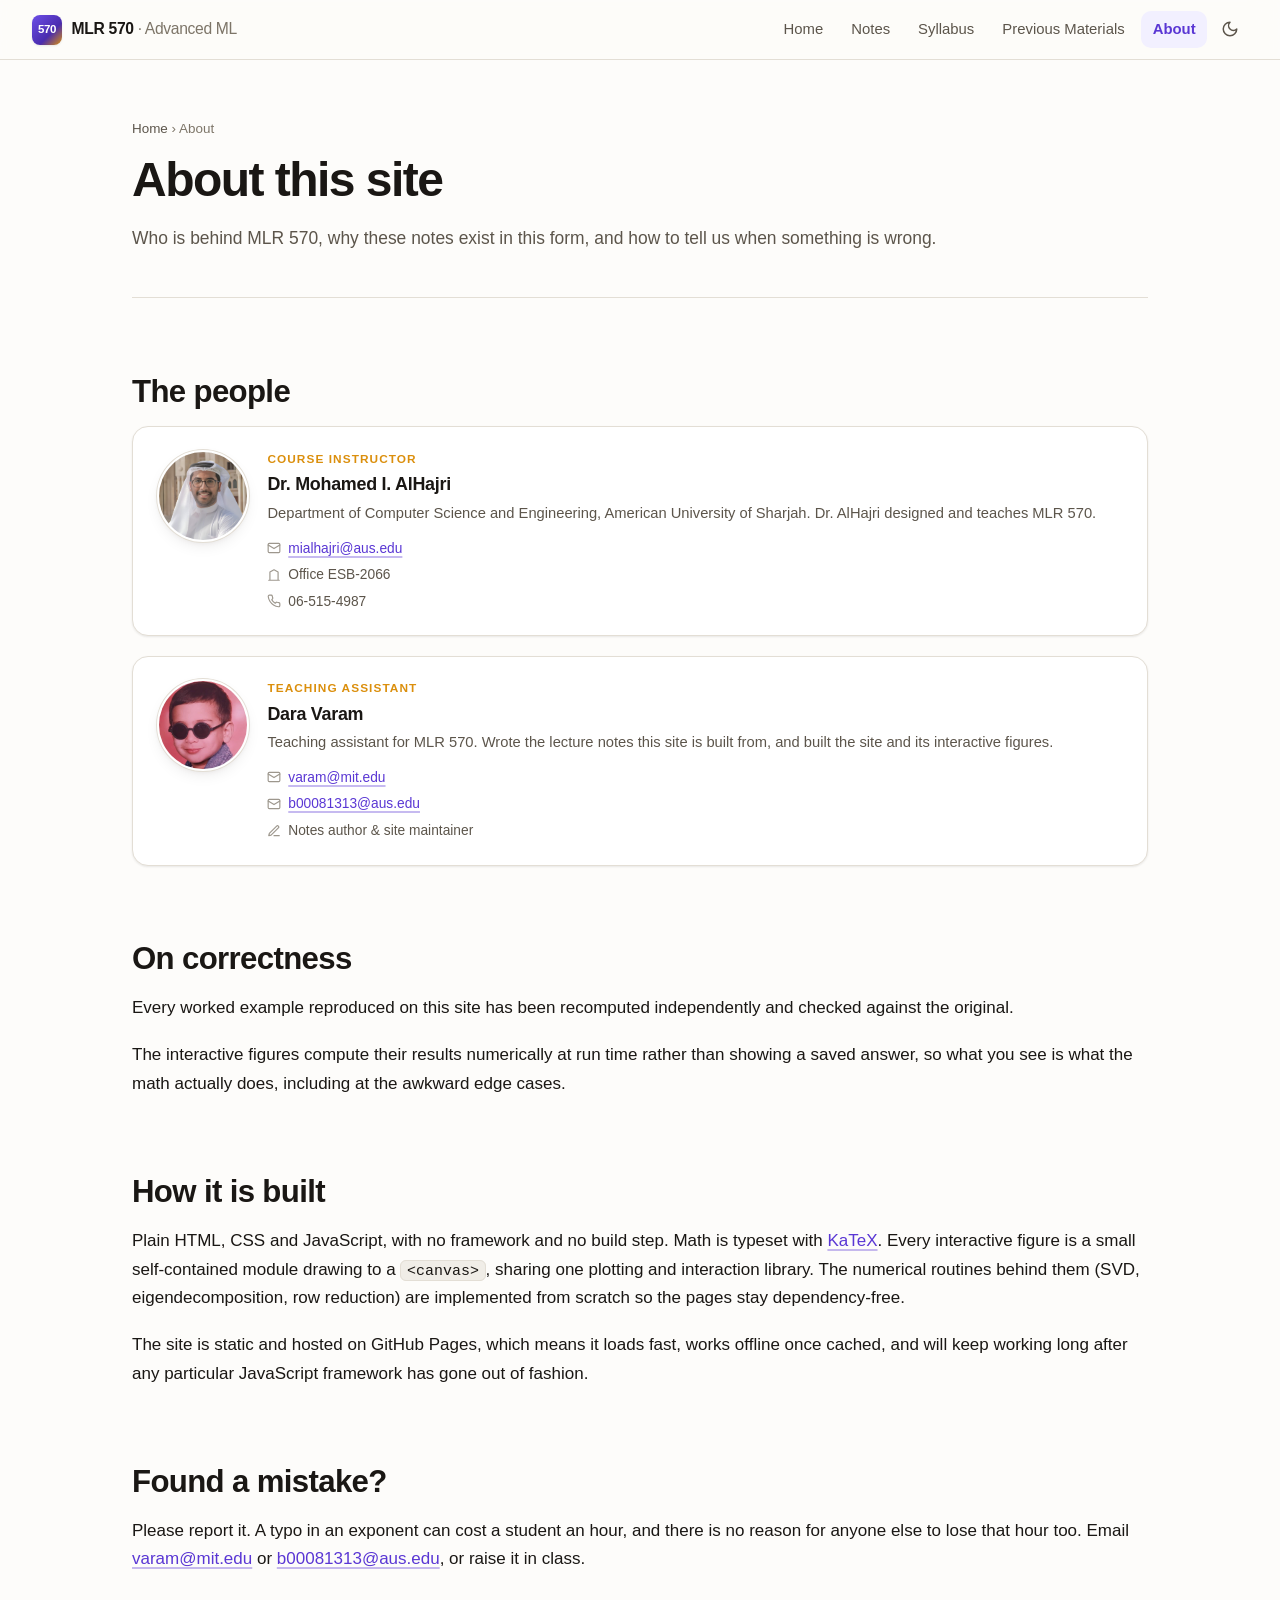
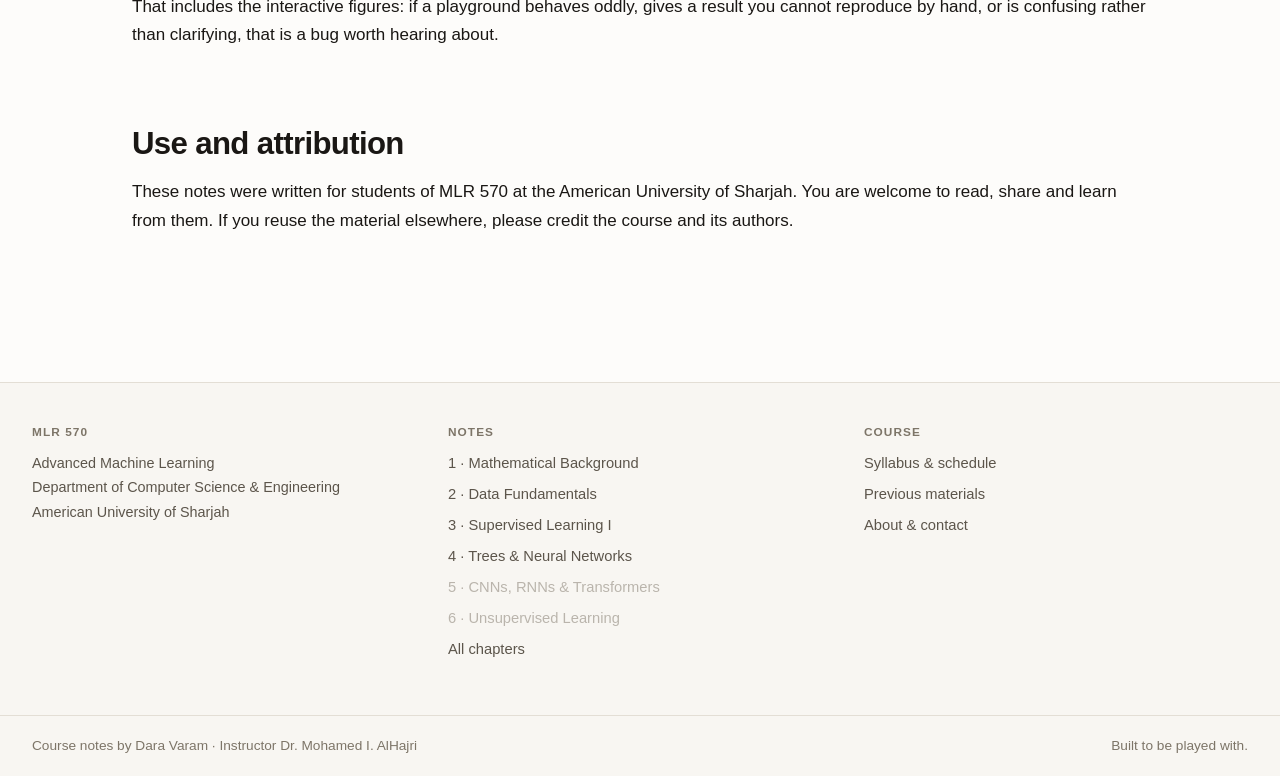
<file: about.html>
<!doctype html>
<html lang="en">
<head>
<meta charset="utf-8">
<meta name="viewport" content="width=device-width, initial-scale=1">
<title>About · MLR 570 Advanced Machine Learning</title>
<meta name="description" content="Who teaches MLR 570, who wrote the notes, how the site is built, and how to report a mistake.">
<meta name="color-scheme" content="light dark">
<link rel="icon" href="data:image/svg+xml,<svg xmlns='http://www.w3.org/2000/svg' viewBox='0 0 100 100'><rect width='100' height='100' rx='22' fill='%235a37d4'/><text y='.9em' x='50' text-anchor='middle' font-size='58' font-family='system-ui' font-weight='bold' fill='white'>M</text></svg>">
<script>
  (function () {
    var t;
    try { t = localStorage.getItem('mlr570-theme'); } catch (e) {}
    if (!t) t = matchMedia('(prefers-color-scheme: dark)').matches ? 'dark' : 'light';
    document.documentElement.dataset.theme = t;
  })();
</script>
<link rel="stylesheet" href="assets/css/base.css?v=0a0b103b">
<link rel="stylesheet" href="assets/css/layout.css?v=0a0b103b">
<link rel="stylesheet" href="assets/css/components.css?v=0a0b103b">
</head>
<body>

<a class="skip-link" href="#main">Skip to content</a>

<nav class="nav">
  <div class="nav__inner">
    <a class="brand" href="index.html">
      <span class="brand__mark">570</span>
      <span class="brand__text">MLR 570 <span>· Advanced ML</span></span>
    </a>
    <button class="icon-btn nav__toggle" id="nav-toggle" aria-label="Open menu" aria-expanded="false" aria-controls="nav-links">
      <svg viewBox="0 0 24 24" fill="none" stroke="currentColor" stroke-width="2" stroke-linecap="round"><path d="M3 6h18M3 12h18M3 18h18"/></svg>
    </button>
    <div class="nav__links" id="nav-links">
      <a class="nav__link" href="index.html">Home</a>
      <a class="nav__link" href="notes.html">Notes</a>
      <a class="nav__link" href="syllabus.html">Syllabus</a>
      <a class="nav__link" href="materials.html">Previous Materials</a>
      <a class="nav__link" href="about.html" aria-current="page">About</a>
      <button class="icon-btn nav__theme" id="theme-toggle" aria-label="Switch theme">
        <svg viewBox="0 0 24 24" fill="none" stroke="currentColor" stroke-width="2" stroke-linecap="round" stroke-linejoin="round"><path d="M12 3a6 6 0 0 0 9 9 9 9 0 1 1-9-9Z"/></svg>
      </button>
    </div>
  </div>
</nav>

<main id="main">
<div class="page page--narrow">

  <div class="chapter-head">
    <div class="chapter-head__crumb"><a href="index.html">Home</a> › About</div>
    <h1>About this site</h1>
    <p class="chapter-head__lede">
      Who is behind MLR 570, why these notes exist in this form, and how to tell us when something is wrong.
    </p>
  </div>

  <h2 id="people">The people</h2>

  <div class="card" style="margin-bottom:1.2rem">
    <div class="person">
      <img class="person__photo" src="assets/img/mohamed-alhajri.jpg" alt="Dr. Mohamed I. AlHajri" width="92" height="92">
      <div>
        <div class="person__role">Course Instructor</div>
        <h3 class="person__name">Dr. Mohamed I. AlHajri</h3>
        <p class="person__body">
          Department of Computer Science and Engineering, American University of Sharjah. Dr. AlHajri
          designed and teaches MLR 570.
        </p>
        <div class="person__contact">
          <span>
            <svg viewBox="0 0 24 24" fill="none" stroke="currentColor" stroke-width="2" stroke-linecap="round" stroke-linejoin="round"><rect x="2" y="4" width="20" height="16" rx="2"/><path d="m22 7-10 6L2 7"/></svg>
            <a href="mailto:mialhajri@aus.edu">mialhajri@aus.edu</a>
          </span>
          <span>
            <svg viewBox="0 0 24 24" fill="none" stroke="currentColor" stroke-width="2" stroke-linecap="round" stroke-linejoin="round"><path d="M3 21h18M5 21V7l7-4 7 4v14"/></svg>
            Office ESB-2066
          </span>
          <span>
            <svg viewBox="0 0 24 24" fill="none" stroke="currentColor" stroke-width="2" stroke-linecap="round" stroke-linejoin="round"><path d="M22 16.9v3a2 2 0 0 1-2.2 2 19.8 19.8 0 0 1-8.6-3.1 19.5 19.5 0 0 1-6-6A19.8 19.8 0 0 1 2.1 4.2 2 2 0 0 1 4.1 2h3a2 2 0 0 1 2 1.7c.1 1 .4 1.9.7 2.8a2 2 0 0 1-.5 2.1L8.1 9.9a16 16 0 0 0 6 6l1.3-1.3a2 2 0 0 1 2.1-.4c.9.3 1.8.6 2.8.7a2 2 0 0 1 1.7 2Z"/></svg>
            06-515-4987
          </span>
        </div>
      </div>
    </div>
  </div>

  <div class="card">
    <div class="person">
      <img class="person__photo" src="assets/img/dara-varam.jpg" alt="Dara Varam" width="92" height="92">
      <div>
        <div class="person__role">Teaching Assistant</div>
        <h3 class="person__name">Dara Varam</h3>
        <p class="person__body">
          Teaching assistant for MLR 570. Wrote the lecture notes this site is built from, and built the site
          and its interactive figures.
        </p>
        <div class="person__contact">
          <span>
            <svg viewBox="0 0 24 24" fill="none" stroke="currentColor" stroke-width="2" stroke-linecap="round" stroke-linejoin="round"><rect x="2" y="4" width="20" height="16" rx="2"/><path d="m22 7-10 6L2 7"/></svg>
            <a href="mailto:varam@mit.edu">varam@mit.edu</a>
          </span>
          <span>
            <svg viewBox="0 0 24 24" fill="none" stroke="currentColor" stroke-width="2" stroke-linecap="round" stroke-linejoin="round"><rect x="2" y="4" width="20" height="16" rx="2"/><path d="m22 7-10 6L2 7"/></svg>
            <a href="mailto:b00081313@aus.edu">b00081313@aus.edu</a>
          </span>
          <span>
            <svg viewBox="0 0 24 24" fill="none" stroke="currentColor" stroke-width="2" stroke-linecap="round" stroke-linejoin="round"><path d="M12 20h9M16.5 3.5a2.1 2.1 0 0 1 3 3L7 19l-4 1 1-4Z"/></svg>
            Notes author &amp; site maintainer
          </span>
        </div>
      </div>
    </div>
  </div>

  <h2 id="verification">On correctness</h2>
  <p>
    Every worked example reproduced on this site has been recomputed independently and checked against the
    original.
  </p>
  <p>
    The interactive figures compute their results numerically at run time rather than showing a saved answer,
    so what you see is what the math actually does, including at the awkward edge cases.
  </p>

  <h2 id="built">How it is built</h2>
  <p>
    Plain HTML, CSS and JavaScript, with no framework and no build step. Math is typeset with
    <a href="https://katex.org" rel="noopener">KaTeX</a>. Every interactive figure is a small self-contained
    module drawing to a <code>&lt;canvas&gt;</code>, sharing one plotting and interaction library. The
    numerical routines behind them (SVD, eigendecomposition, row reduction) are implemented from scratch so
    the pages stay dependency-free.
  </p>
  <p>
    The site is static and hosted on GitHub Pages, which means it loads fast, works offline once cached, and
    will keep working long after any particular JavaScript framework has gone out of fashion.
  </p>

  <h2 id="feedback">Found a mistake?</h2>
  <p>
    Please report it. A typo in an exponent can cost a student an hour, and there is no reason for anyone
    else to lose that hour too. Email <a href="mailto:varam@mit.edu">varam@mit.edu</a> or
    <a href="mailto:b00081313@aus.edu">b00081313@aus.edu</a>, or raise it in class.
  </p>
  <p>
    That includes the interactive figures: if a playground behaves oddly, gives a result you cannot reproduce
    by hand, or is confusing rather than clarifying, that is a bug worth hearing about.
  </p>

  <h2 id="licence">Use and attribution</h2>
  <p>
    These notes were written for students of MLR 570 at the American University of Sharjah. You are welcome
    to read, share and learn from them. If you reuse the material elsewhere, please credit the course and its
    authors.
  </p>

</div>
</main>

<footer class="footer">
  <div class="footer__inner">
    <div>
      <h4>MLR 570</h4>
      <p style="margin:0;font-size:.9rem">
        Advanced Machine Learning<br>
        Department of Computer Science &amp; Engineering<br>
        American University of Sharjah
      </p>
    </div>
    <div>
      <h4>Notes</h4>
      <ul>
        <li><a href="chapters/01-mathematical-background.html">1 · Mathematical Background</a></li>
        <li><a href="chapters/02-data-fundamentals.html">2 · Data Fundamentals</a></li>
        <li><a href="chapters/03-supervised-linear-kernel.html">3 · Supervised Learning I</a></li>
        <li><a href="chapters/04-trees-neural-networks.html">4 · Trees & Neural Networks</a></li>
        <li class="is-locked">5 · CNNs, RNNs & Transformers</li>
        <li class="is-locked">6 · Unsupervised Learning</li>
        <li><a href="notes.html">All chapters</a></li>
      </ul>
    </div>
    <div>
      <h4>Course</h4>
      <ul>
        <li><a href="syllabus.html">Syllabus &amp; schedule</a></li>
        <li><a href="materials.html">Previous materials</a></li>
        <li><a href="about.html">About &amp; contact</a></li>
      </ul>
    </div>
  </div>
  <div class="footer__bottom">
    <span>Course notes by Dara Varam · Instructor Dr. Mohamed I. AlHajri</span>
    <span>Built to be played with.</span>
  </div>
</footer>

<script src="assets/js/site.js?v=0a0b103b"></script>
</body>
</html>
</file>
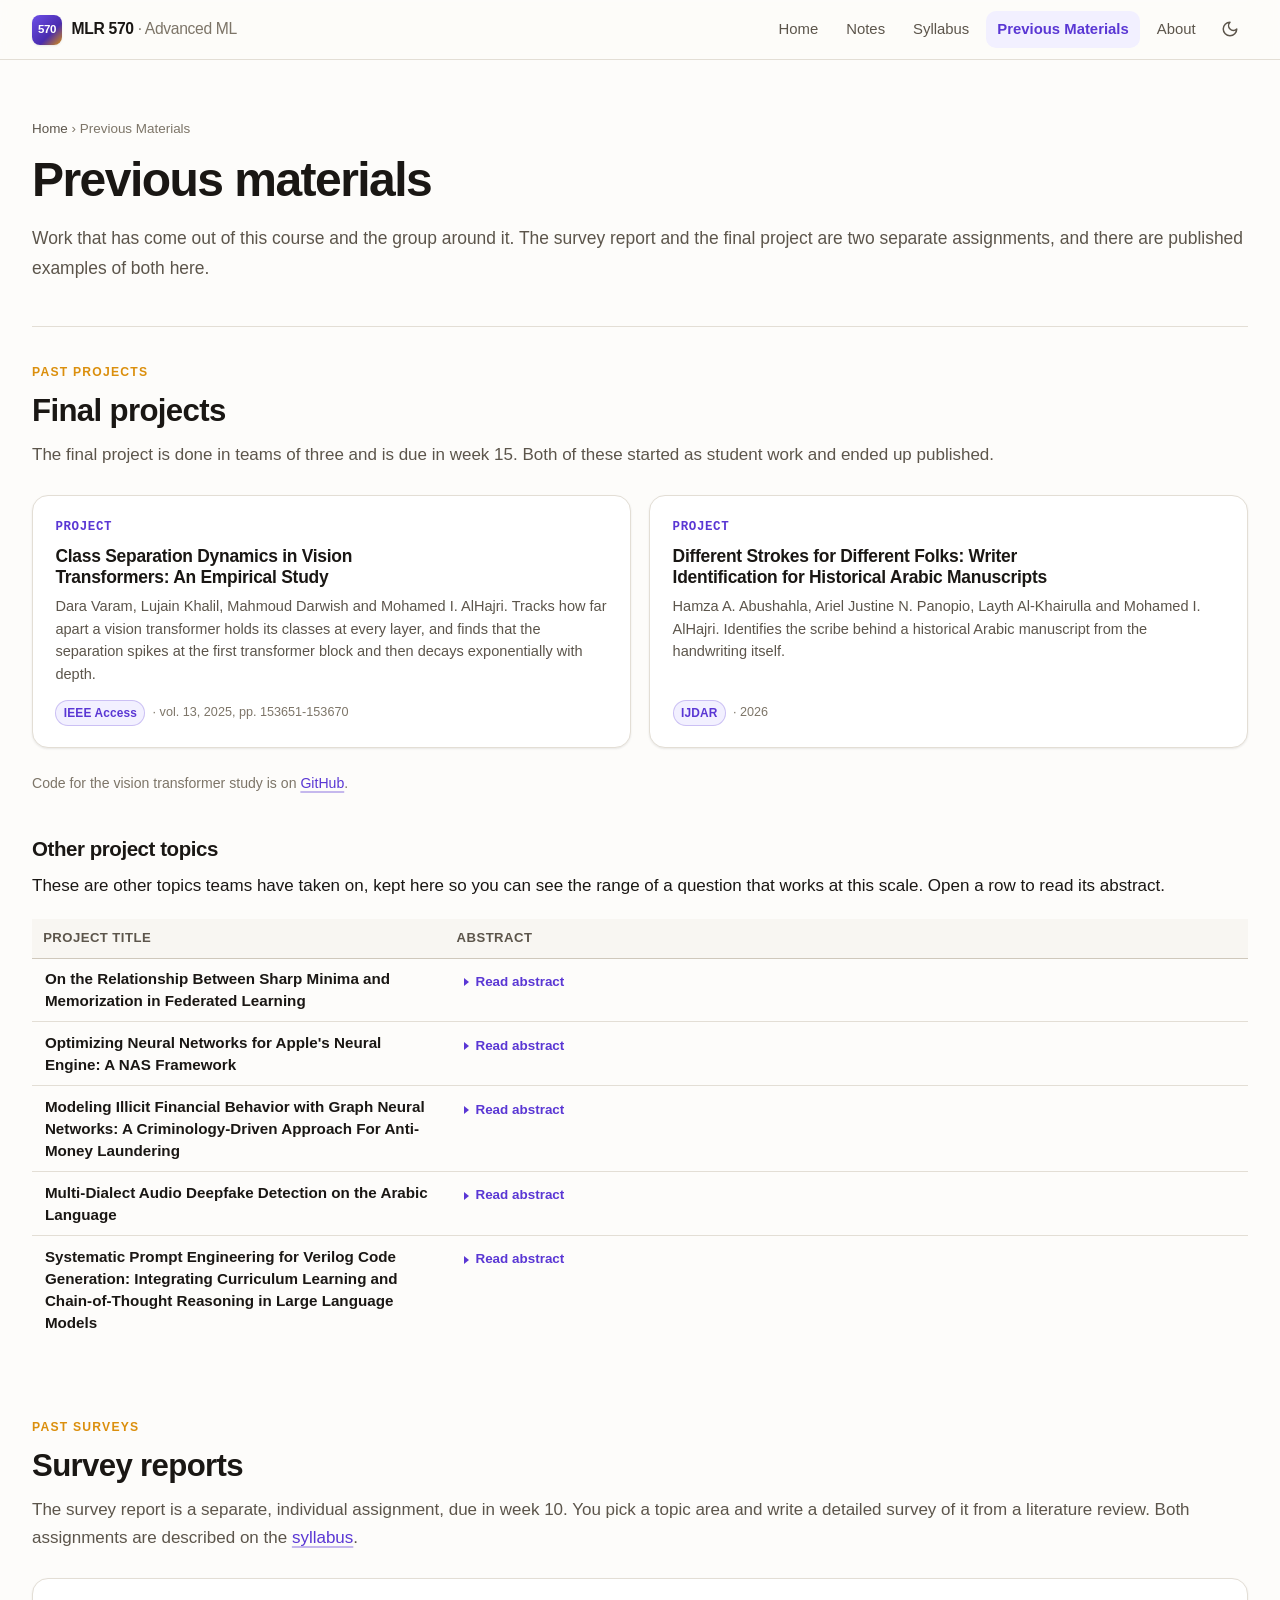
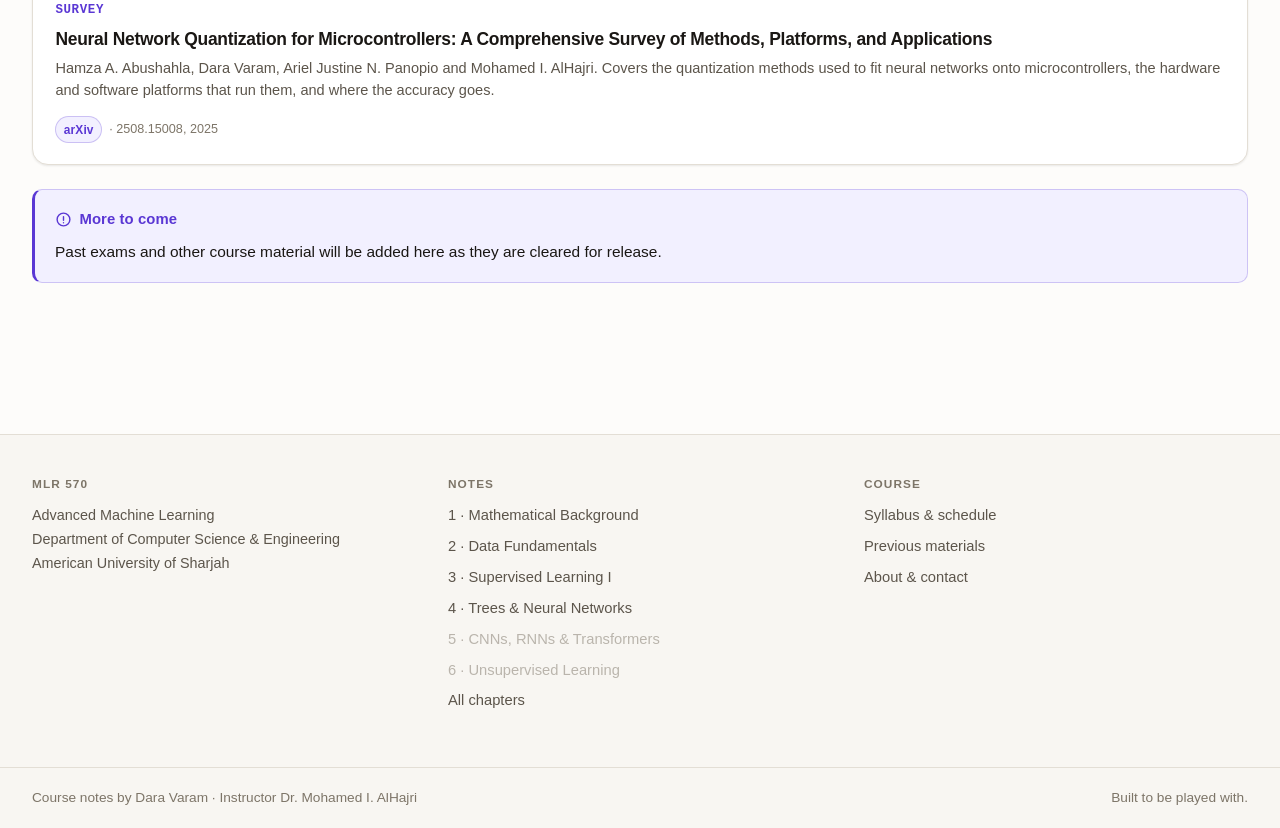
<file: materials.html>
<!doctype html>
<html lang="en">
<head>
<meta charset="utf-8">
<meta name="viewport" content="width=device-width, initial-scale=1">
<title>Previous Materials · MLR 570 Advanced Machine Learning</title>
<meta name="description" content="Past MLR 570 projects and surveys, with links to the published papers.">
<meta name="color-scheme" content="light dark">
<link rel="icon" href="data:image/svg+xml,<svg xmlns='http://www.w3.org/2000/svg' viewBox='0 0 100 100'><rect width='100' height='100' rx='22' fill='%235a37d4'/><text y='.9em' x='50' text-anchor='middle' font-size='58' font-family='system-ui' font-weight='bold' fill='white'>M</text></svg>">
<script>
  (function () {
    var t;
    try { t = localStorage.getItem('mlr570-theme'); } catch (e) {}
    if (!t) t = matchMedia('(prefers-color-scheme: dark)').matches ? 'dark' : 'light';
    document.documentElement.dataset.theme = t;
  })();
</script>
<link rel="stylesheet" href="assets/css/base.css?v=0a0b103b">
<link rel="stylesheet" href="assets/css/layout.css?v=0a0b103b">
<link rel="stylesheet" href="assets/css/components.css?v=0a0b103b">
</head>
<body>

<a class="skip-link" href="#main">Skip to content</a>

<nav class="nav">
  <div class="nav__inner">
    <a class="brand" href="index.html">
      <span class="brand__mark">570</span>
      <span class="brand__text">MLR 570 <span>· Advanced ML</span></span>
    </a>
    <button class="icon-btn nav__toggle" id="nav-toggle" aria-label="Open menu" aria-expanded="false" aria-controls="nav-links">
      <svg viewBox="0 0 24 24" fill="none" stroke="currentColor" stroke-width="2" stroke-linecap="round"><path d="M3 6h18M3 12h18M3 18h18"/></svg>
    </button>
    <div class="nav__links" id="nav-links">
      <a class="nav__link" href="index.html">Home</a>
      <a class="nav__link" href="notes.html">Notes</a>
      <a class="nav__link" href="syllabus.html">Syllabus</a>
      <a class="nav__link" href="materials.html" aria-current="page">Previous Materials</a>
      <a class="nav__link" href="about.html">About</a>
      <button class="icon-btn nav__theme" id="theme-toggle" aria-label="Switch theme">
        <svg viewBox="0 0 24 24" fill="none" stroke="currentColor" stroke-width="2" stroke-linecap="round" stroke-linejoin="round"><path d="M12 3a6 6 0 0 0 9 9 9 9 0 1 1-9-9Z"/></svg>
      </button>
    </div>
  </div>
</nav>

<main id="main">
<div class="page">

  <div class="chapter-head">
    <div class="chapter-head__crumb"><a href="index.html">Home</a> › Previous Materials</div>
    <h1>Previous materials</h1>
    <p class="chapter-head__lede">
      Work that has come out of this course and the group around it. The survey report and the final
      project are two separate assignments, and there are published examples of both here.
    </p>
  </div>

  <!-- ===== Projects ===== -->
  <section id="projects">
    <div class="section-head" style="margin-top:0">
      <div class="section-head__label">Past projects</div>
      <h2>Final projects</h2>
      <p>
        The final project is done in teams of three and is due in week 15. Both of these started as
        student work and ended up published.
      </p>
    </div>

    <div class="grid-2">
      <a class="card-link" href="https://ieeexplore.ieee.org/abstract/document/11141391/" target="_blank" rel="noopener">
        <div class="card-link__num">PROJECT</div>
        <h3 class="card-link__title">Class Separation Dynamics in Vision Transformers: An Empirical Study</h3>
        <p class="card-link__desc">
          Dara Varam, Lujain Khalil, Mahmoud Darwish and Mohamed I. AlHajri. Tracks how far apart a vision
          transformer holds its classes at every layer, and finds that the separation spikes at the first
          transformer block and then decays exponentially with depth.
        </p>
        <div class="card-link__foot">
          <span class="pill pill--brand">IEEE Access</span>
          <span>· vol. 13, 2025, pp. 153651-153670</span>
        </div>
      </a>

      <a class="card-link" href="https://link.springer.com/article/10.1007/s10032-026-00596-4" target="_blank" rel="noopener">
        <div class="card-link__num">PROJECT</div>
        <h3 class="card-link__title">Different Strokes for Different Folks: Writer Identification for Historical Arabic Manuscripts</h3>
        <p class="card-link__desc">
          Hamza A. Abushahla, Ariel Justine N. Panopio, Layth Al-Khairulla and Mohamed I. AlHajri.
          Identifies the scribe behind a historical Arabic manuscript from the handwriting itself.
        </p>
        <div class="card-link__foot">
          <span class="pill pill--brand">IJDAR</span>
          <span>· 2026</span>
        </div>
      </a>
    </div>

    <p style="font-size:.88rem;color:var(--ink-faint);margin-top:.9rem">
      Code for the vision transformer study is on
      <a href="https://github.com/DaraVaram/vit-data-separation" target="_blank" rel="noopener">GitHub</a>.
    </p>

    <h3 id="other-projects">Other project topics</h3>
    <p>
      These are other topics teams have taken on, kept here so you can see the range of a question that
      works at this scale. Open a row to read its abstract.
    </p>

    <div class="table-scroll">
      <table class="projtable">
        <thead>
          <tr><th>Project title</th><th>Abstract</th></tr>
        </thead>
        <tbody>
          <tr>
            <td class="projtable__title">On the Relationship Between Sharp Minima and Memorization in Federated Learning</td>
            <td>
              <details class="abstract">
                <summary><span class="abstract__more">Read abstract</span><span class="abstract__less">Hide abstract</span></summary>
                <p>Sharpness-Aware Minimization (SAM) has emerged as an effective optimization strategy for improving generalization in deep learning by seeking flat minima. Recent work has shown that in centralized training, SAM achieves its performance gains by memorizing atypical yet informative sub-patterns in the data, which simultaneously leads to higher vulnerability to membership inference attacks (MIA). In federated learning (FL), the SAM variant FedSAM has been shown to outperform FedAvg under non-IID data distributions, yet its memorization behavior and associated privacy risks remain unexplored. In this work, we empirically investigate whether FedSAM exhibits higher memorization than FedAvg. Using CIFAR-10 under varying degrees of client data heterogeneity, we estimate memorization and influence scores for both algorithms and analyze their relationship with test accuracy and influence entropy. Contrary to centralized findings, our initial results indicate that while FedSAM does outperform FedAvg, FedSAM does not necessarily memorize more compared to FedAvg.</p>
              </details>
            </td>
          </tr>

          <tr>
            <td class="projtable__title">Optimizing Neural Networks for Apple's Neural Engine: A NAS Framework</td>
            <td>
              <details class="abstract">
                <summary><span class="abstract__more">Read abstract</span><span class="abstract__less">Hide abstract</span></summary>
                <p>The increase in using mobile devices to run complex AI models makes optimizing these models for resource-constrained environments, such as the Apple Neural Engine (ANE), very important. To optimize deep learning models for efficient deployment on iPhones and other iOS devices, we present a new framework combining Hardware-Aware Neural Architecture Search (NAS), training free precursor methods, quantization, pruning, and knowledge distillation (KD). Our approach designs models based on ANE-specific constraints, such as the memory layout and precision requirements of ANE, resulting in models that are both smaller in size and faster than currently available models, resulting in a significant performance boost in running applications on the iPhone and other iOS devices. Using three widely-used model architectures (ResNet50, ViT-Small, and Inception-v3) we assessed the performance of our models after optimizing them. The results are promising as we saw very little deprication in accuracy and decreases in size when comparing the optimized versions of these models with their base architectures. For example, the ResNet50 achieved 67.29% accuracy with a model size of 18.8MB, down from 96MB; whereas, the ViT-Small model maintained approximately 80.44% accuracy while reducing its size from 87MB down to 24.6MB. In addition, the Inception-v3's model size decreased from 89.1MB into 25.6MB. The technique for mixed precision quantization appears to provide a compelling balance of size and accuracy with respect to all three architectures reviewed.</p>
              </details>
            </td>
          </tr>

          <tr>
            <td class="projtable__title">Modeling Illicit Financial Behavior with Graph Neural Networks: A Criminology-Driven Approach For Anti-Money Laundering</td>
            <td>
              <details class="abstract">
                <summary><span class="abstract__more">Read abstract</span><span class="abstract__less">Hide abstract</span></summary>
                <p>Anti-money laundering (AML) detection remains a critical challenge due to extreme class imbalance, evolving criminal behavior, and the inability of rule-based systems to capture relational and temporal dependencies in financial transactions. Graph neural networks (GNNs) offer a natural way to model these dependencies, yet most AML research treats illicit behavior as a purely data-driven phenomenon, overlooking established criminological theory. This work introduces a criminology-informed framework for AML detection by operationalizing Routine Activity Theory (RAT) into quantitative, motif-aware graph features that describe offender behavior, temporal opportunity, guardianship gaps, and laundering-related structural patterns. Using the IBM HI-Small synthetic transaction dataset, we construct four controlled variants (baseline, RAT-low, RAT-medium, and RAT-high), reflecting increasing proportions of illicit transactions that exhibit RAT-consistent behavior. We evaluate three architectures: GraphSAGE, a static message-passing GNN; GraphSAGE-T, which augments edge classification with temporal encoding; and DyRep-Lite, a lightweight continuous-time event model. Experiments across multiple seeds show that RAT-aware features substantially improve detection performance, yielding gains of 30-45% in AUPR and consistent improvements in F1, MCC, and Top-K precision. GraphSAGE-T achieves the strongest overall classification performance, while DyRep-Lite exhibits the best early-detection behavior under Top-K evaluation. Ablation studies further reveal the importance of temporal features, structural motifs, and RAT-derived behavioral indicators. These results demonstrate that integrating criminological theory with temporal graph learning yields more robust, interpretable, and effective AML detection models.</p>
              </details>
            </td>
          </tr>

          <tr>
            <td class="projtable__title">Multi-Dialect Audio Deepfake Detection on the Arabic Language</td>
            <td>
              <details class="abstract">
                <summary><span class="abstract__more">Read abstract</span><span class="abstract__less">Hide abstract</span></summary>
                <p>Synthetic audio generation technology has improved exponentially in the past few decades, leading to a rise in AI-based human voice cloning, commonly referred to as Audio Deepfakes (AD), and its misuse. Having reached a point where humans cannot reliably tell apart deepfake audios from bona fide (real) ones, Audio Deepfake Detection (ADD) has become an emerging topic of active research. Current literature shows experiments being done to find optimal feature extraction, machine learning and deep learning techniques to solve this classification task, to great effect. However, there is a gap that is evident in present literature, the majority of ADD work is done on English, and other languages go underrepresented. Many benchmark datasets used for AD and ADD are primarily composed of only English or a few other languages, leaving a question mark on the performance of ADD systems on underrepresented languages, and in turn, placing speakers of these languages at risk. As an effort to instigate solutions to these issues, in this paper, we introduce a new dataset for Arabic ADD, higher in quality than existing corpus (measured in Mean Opinion Score) and rich in terms of dialect representation. We then provide baseline results for this dataset followed by experiments that explore the importance of dialect representation. The results show that model performance drops when fewer dialects are available for training. However, they are able to generalize to unseen dialects, a behavior that improves proportionally to the amount of data available, depending on the model used.</p>
              </details>
            </td>
          </tr>

          <tr>
            <td class="projtable__title">Systematic Prompt Engineering for Verilog Code Generation: Integrating Curriculum Learning and Chain-of-Thought Reasoning in Large Language Models</td>
            <td>
              <details class="abstract">
                <summary><span class="abstract__more">Read abstract</span><span class="abstract__less">Hide abstract</span></summary>
                <p>Large Language Models (LLMs) have demonstrated significant potential in code generation tasks, yet their application to Hardware Description Languages (HDLs) like Verilog remains challenging due to limited training data and the fundamental differences between software and hardware paradigms. This paper presents a systematic approach to improving Verilog code generation through structured prompt engineering, combining three complementary techniques: structure-aware prompting to enforce syntactic correctness, curriculum-based prompting to provide targeted domain knowledge, and chain-of-thought (CoT) reasoning to guide multi-step problem decomposition. We evaluate our approach on the VerilogEval V2 benchmark consisting of 156 problems spanning 17 functional categories. Our best configuration achieves 64.74% pass@1 and 73.08% pass@5, representing a 12.82% improvement in pass@1 over the baseline while reducing compilation errors by 55.6%. We develop a 13-lesson curriculum covering fundamental Verilog concepts and demonstrate that selective lesson retrieval combined with post-curriculum reasoning yields optimal performance. Our analysis reveals that improper curriculum application can degrade performance through concept interference, highlighting the importance of precise prompt engineering. This work contributes validated prompting strategies, a reusable curriculum corpus, and insights into the challenges of applying LLMs to hardware design tasks.</p>
              </details>
            </td>
          </tr>
        </tbody>
      </table>
    </div>
  </section>

  <!-- ===== Surveys ===== -->
  <section id="surveys">
    <div class="section-head">
      <div class="section-head__label">Past surveys</div>
      <h2>Survey reports</h2>
      <p>
        The survey report is a separate, individual assignment, due in week 10. You pick a topic area and
        write a detailed survey of it from a literature review. Both assignments are described on the
        <a href="syllabus.html#assignments">syllabus</a>.
      </p>
    </div>

    <div class="grid-2">
      <a class="card-link" href="https://arxiv.org/abs/2508.15008" target="_blank" rel="noopener">
        <div class="card-link__num">SURVEY</div>
        <h3 class="card-link__title">Neural Network Quantization for Microcontrollers: A Comprehensive Survey of Methods, Platforms, and Applications</h3>
        <p class="card-link__desc">
          Hamza A. Abushahla, Dara Varam, Ariel Justine N. Panopio and Mohamed I. AlHajri. Covers the
          quantization methods used to fit neural networks onto microcontrollers, the hardware and software
          platforms that run them, and where the accuracy goes.
        </p>
        <div class="card-link__foot">
          <span class="pill pill--brand">arXiv</span>
          <span>· 2508.15008, 2025</span>
        </div>
      </a>
    </div>
  </section>

  <div class="callout callout--note">
    <div class="callout__title">
      <svg viewBox="0 0 24 24" fill="none" stroke="currentColor" stroke-width="2"><circle cx="12" cy="12" r="9"/><path d="M12 8v5M12 16.5v.01" stroke-linecap="round"/></svg>
      More to come
    </div>
    <p style="margin-bottom:0">
      Past exams and other course material will be added here as they are cleared for release.
    </p>
  </div>

</div>
</main>

<footer class="footer">
  <div class="footer__inner">
    <div>
      <h4>MLR 570</h4>
      <p style="margin:0;font-size:.9rem">
        Advanced Machine Learning<br>
        Department of Computer Science &amp; Engineering<br>
        American University of Sharjah
      </p>
    </div>
    <div>
      <h4>Notes</h4>
      <ul>
        <li><a href="chapters/01-mathematical-background.html">1 · Mathematical Background</a></li>
        <li><a href="chapters/02-data-fundamentals.html">2 · Data Fundamentals</a></li>
        <li><a href="chapters/03-supervised-linear-kernel.html">3 · Supervised Learning I</a></li>
        <li><a href="chapters/04-trees-neural-networks.html">4 · Trees &amp; Neural Networks</a></li>
        <li class="is-locked">5 · CNNs, RNNs &amp; Transformers</li>
        <li class="is-locked">6 · Unsupervised Learning</li>
        <li><a href="notes.html">All chapters</a></li>
      </ul>
    </div>
    <div>
      <h4>Course</h4>
      <ul>
        <li><a href="syllabus.html">Syllabus &amp; schedule</a></li>
        <li><a href="materials.html">Previous materials</a></li>
        <li><a href="about.html">About &amp; contact</a></li>
      </ul>
    </div>
  </div>
  <div class="footer__bottom">
    <span>Course notes by Dara Varam · Instructor Dr. Mohamed I. AlHajri</span>
    <span>Built to be played with.</span>
  </div>
</footer>

<script src="assets/js/site.js?v=0a0b103b"></script>
</body>
</html>
</file>
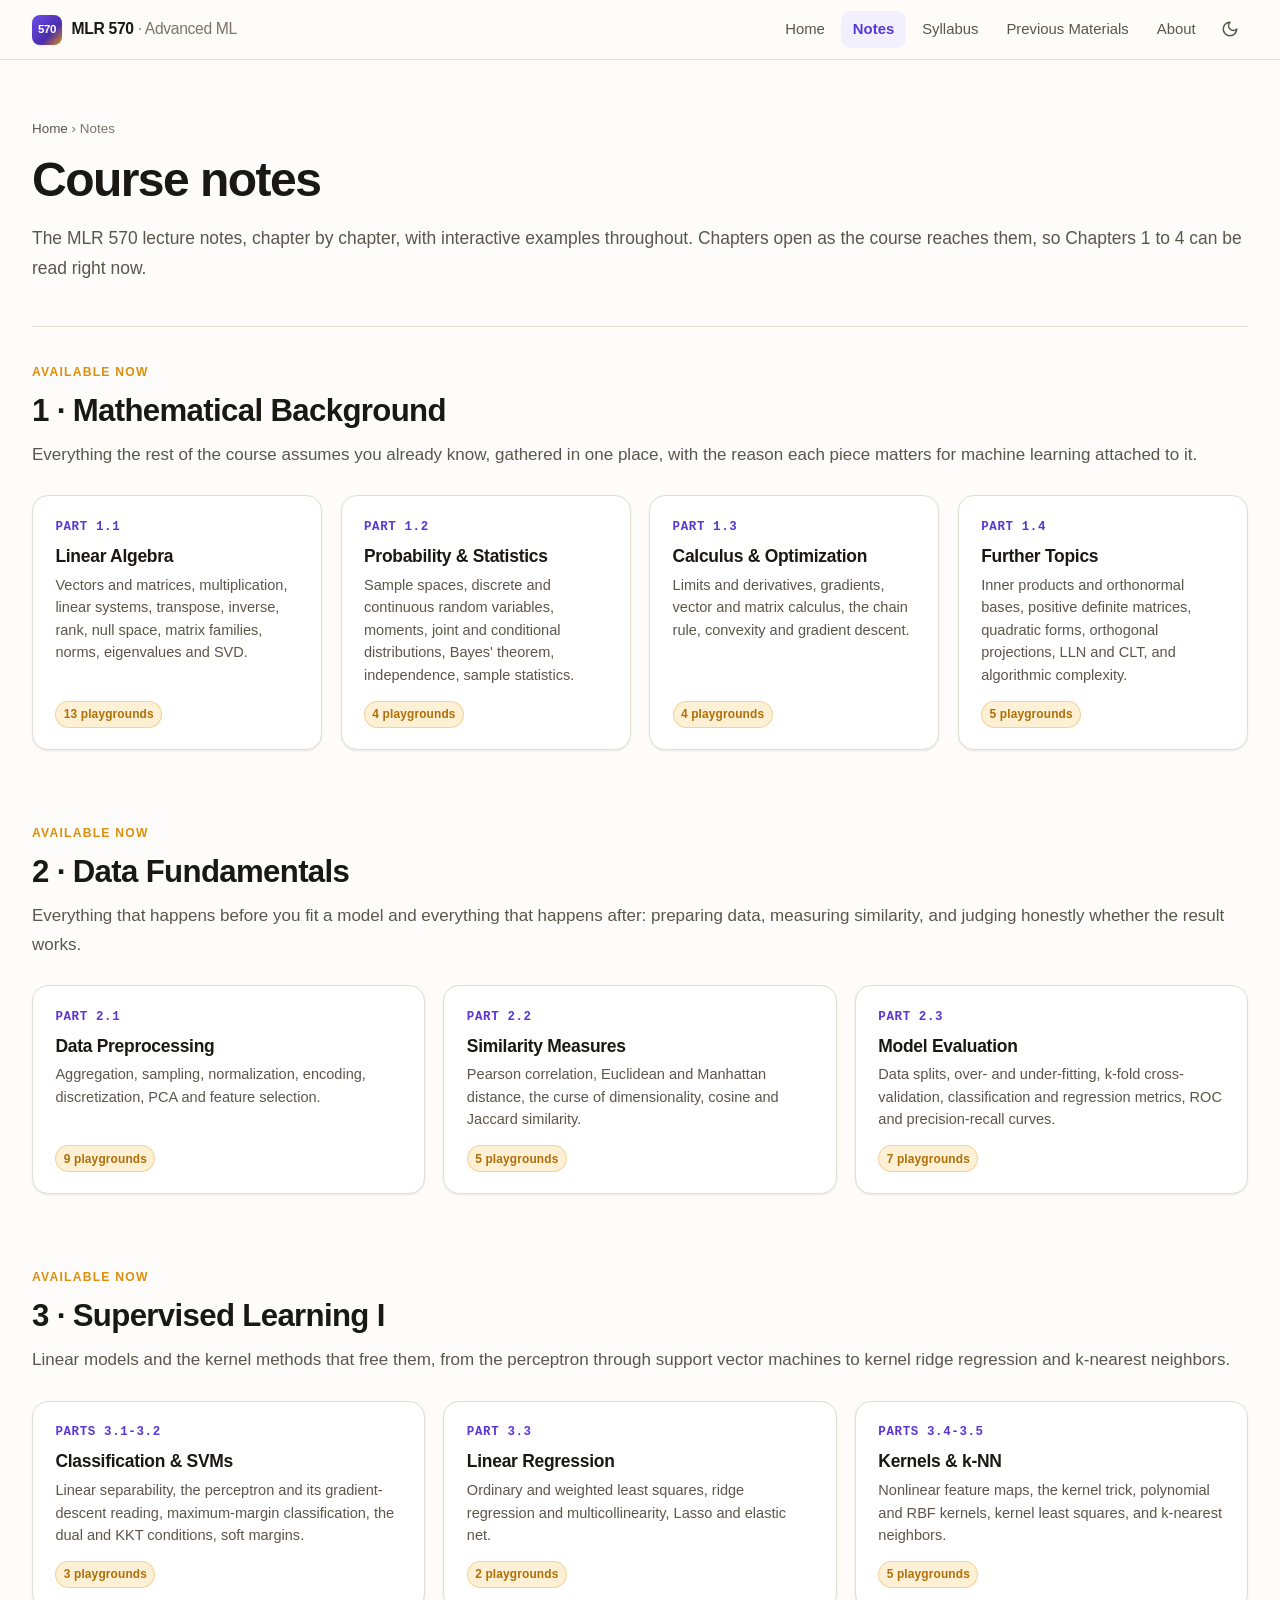
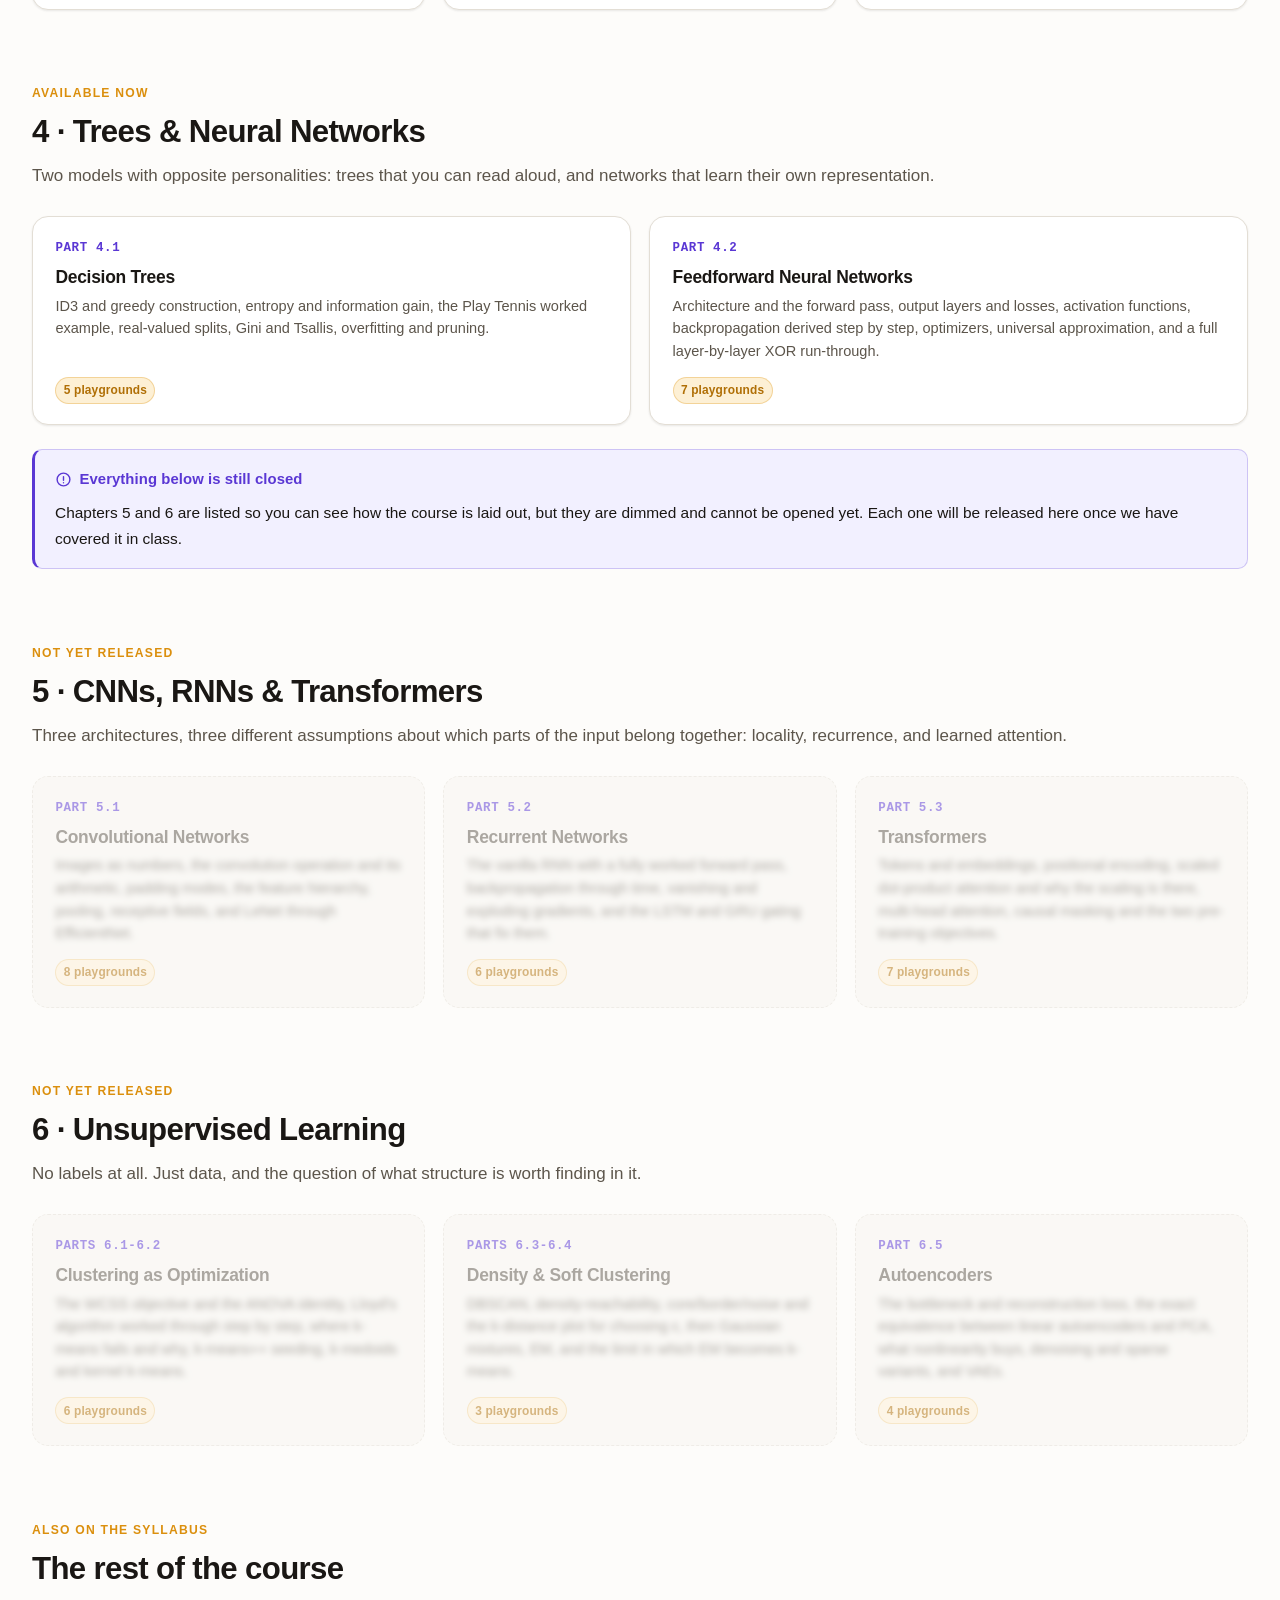
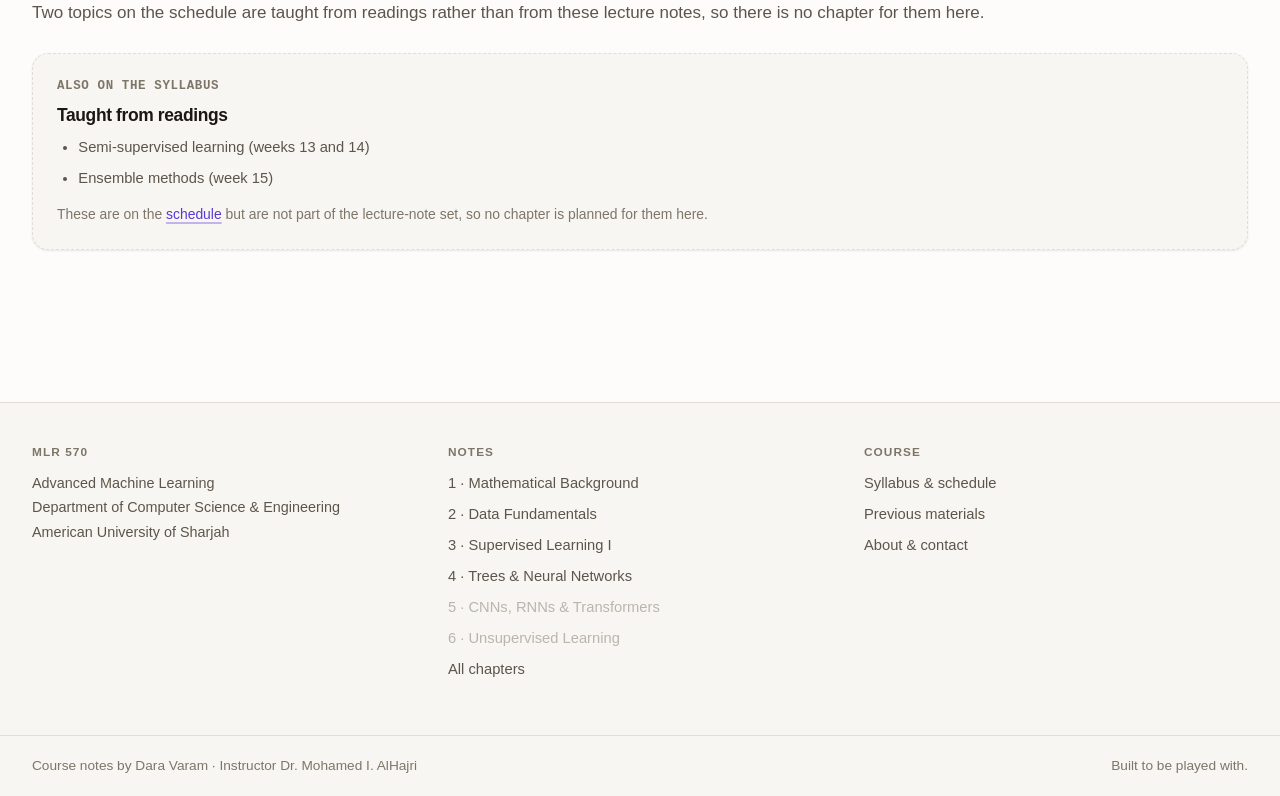
<file: notes.html>
<!doctype html>
<html lang="en">
<head>
<meta charset="utf-8">
<meta name="viewport" content="width=device-width, initial-scale=1">
<title>Notes · MLR 570 Advanced Machine Learning</title>
<meta name="description" content="All chapters of the MLR 570 lecture notes, with the full table of contents.">
<meta name="color-scheme" content="light dark">
<link rel="icon" href="data:image/svg+xml,<svg xmlns='http://www.w3.org/2000/svg' viewBox='0 0 100 100'><rect width='100' height='100' rx='22' fill='%235a37d4'/><text y='.9em' x='50' text-anchor='middle' font-size='58' font-family='system-ui' font-weight='bold' fill='white'>M</text></svg>">
<script>
  (function () {
    var t;
    try { t = localStorage.getItem('mlr570-theme'); } catch (e) {}
    if (!t) t = matchMedia('(prefers-color-scheme: dark)').matches ? 'dark' : 'light';
    document.documentElement.dataset.theme = t;
  })();
</script>
<link rel="stylesheet" href="assets/css/base.css?v=0a0b103b">
<link rel="stylesheet" href="assets/css/layout.css?v=0a0b103b">
<link rel="stylesheet" href="assets/css/components.css?v=0a0b103b">
</head>
<body>

<a class="skip-link" href="#main">Skip to content</a>

<nav class="nav">
  <div class="nav__inner">
    <a class="brand" href="index.html">
      <span class="brand__mark">570</span>
      <span class="brand__text">MLR 570 <span>· Advanced ML</span></span>
    </a>
    <button class="icon-btn nav__toggle" id="nav-toggle" aria-label="Open menu" aria-expanded="false" aria-controls="nav-links">
      <svg viewBox="0 0 24 24" fill="none" stroke="currentColor" stroke-width="2" stroke-linecap="round"><path d="M3 6h18M3 12h18M3 18h18"/></svg>
    </button>
    <div class="nav__links" id="nav-links">
      <a class="nav__link" href="index.html">Home</a>
      <a class="nav__link" href="notes.html" aria-current="page">Notes</a>
      <a class="nav__link" href="syllabus.html">Syllabus</a>
      <a class="nav__link" href="materials.html">Previous Materials</a>
      <a class="nav__link" href="about.html">About</a>
      <button class="icon-btn nav__theme" id="theme-toggle" aria-label="Switch theme">
        <svg viewBox="0 0 24 24" fill="none" stroke="currentColor" stroke-width="2" stroke-linecap="round" stroke-linejoin="round"><path d="M12 3a6 6 0 0 0 9 9 9 9 0 1 1-9-9Z"/></svg>
      </button>
    </div>
  </div>
</nav>

<main id="main">
<div class="page">

  <div class="chapter-head">
    <div class="chapter-head__crumb"><a href="index.html">Home</a> › Notes</div>
    <h1>Course notes</h1>
    <p class="chapter-head__lede">
      The MLR 570 lecture notes, chapter by chapter, with interactive examples throughout. Chapters open as
      the course reaches them, so Chapters 1 to 4 can be read right now.
    </p>
  </div>

  <!-- ===== Chapter 1 ===== -->
  <section>
    <div class="section-head" style="margin-top:0">
      <div class="section-head__label">Available now</div>
      <h2>1 · Mathematical Background</h2>
      <p>
        Everything the rest of the course assumes you already know, gathered in one place, with the reason
        each piece matters for machine learning attached to it.
      </p>
    </div>

    <div class="grid-3">
      <a class="card-link" href="chapters/01-mathematical-background.html#linear-algebra">
        <div class="card-link__num">PART 1.1</div>
        <h3 class="card-link__title">Linear Algebra</h3>
        <p class="card-link__desc">
          Vectors and matrices, multiplication, linear systems, transpose, inverse, rank, null space, matrix
          families, norms, eigenvalues and SVD.
        </p>
        <div class="card-link__foot">
          <span class="pill pill--play">13 playgrounds</span>
        </div>
      </a>
      <a class="card-link" href="chapters/01-mathematical-background.html#probability">
        <div class="card-link__num">PART 1.2</div>
        <h3 class="card-link__title">Probability &amp; Statistics</h3>
        <p class="card-link__desc">
          Sample spaces, discrete and continuous random variables, moments, joint and conditional
          distributions, Bayes' theorem, independence, sample statistics.
        </p>
        <div class="card-link__foot">
          <span class="pill pill--play">4 playgrounds</span>
        </div>
      </a>
      <a class="card-link" href="chapters/01-mathematical-background.html#calculus">
        <div class="card-link__num">PART 1.3</div>
        <h3 class="card-link__title">Calculus &amp; Optimization</h3>
        <p class="card-link__desc">
          Limits and derivatives, gradients, vector and matrix calculus, the chain rule, convexity and
          gradient descent.
        </p>
        <div class="card-link__foot">
          <span class="pill pill--play">4 playgrounds</span>
        </div>
      </a>
      <a class="card-link" href="chapters/01-mathematical-background.html#further">
        <div class="card-link__num">PART 1.4</div>
        <h3 class="card-link__title">Further Topics</h3>
        <p class="card-link__desc">
          Inner products and orthonormal bases, positive definite matrices, quadratic forms, orthogonal
          projections, LLN and CLT, and algorithmic complexity.
        </p>
        <div class="card-link__foot">
          <span class="pill pill--play">5 playgrounds</span>
        </div>
      </a>
    </div>
  </section>

  <!-- ===== Chapter 2 ===== -->
  <section>
    <div class="section-head">
      <div class="section-head__label">Available now</div>
      <h2>2 · Data Fundamentals</h2>
      <p>
        Everything that happens before you fit a model and everything that happens after: preparing data,
        measuring similarity, and judging honestly whether the result works.
      </p>
    </div>

    <div class="grid-3">
      <a class="card-link" href="chapters/02-data-fundamentals.html#preprocessing">
        <div class="card-link__num">PART 2.1</div>
        <h3 class="card-link__title">Data Preprocessing</h3>
        <p class="card-link__desc">
          Aggregation, sampling, normalization, encoding, discretization, PCA and feature selection.
        </p>
        <div class="card-link__foot">
          <span class="pill pill--play">9 playgrounds</span>
        </div>
      </a>
      <a class="card-link" href="chapters/02-data-fundamentals.html#similarity">
        <div class="card-link__num">PART 2.2</div>
        <h3 class="card-link__title">Similarity Measures</h3>
        <p class="card-link__desc">
          Pearson correlation, Euclidean and Manhattan distance, the curse of dimensionality, cosine and
          Jaccard similarity.
        </p>
        <div class="card-link__foot">
          <span class="pill pill--play">5 playgrounds</span>
        </div>
      </a>
      <a class="card-link" href="chapters/02-data-fundamentals.html#evaluation">
        <div class="card-link__num">PART 2.3</div>
        <h3 class="card-link__title">Model Evaluation</h3>
        <p class="card-link__desc">
          Data splits, over- and under-fitting, k-fold cross-validation, classification and regression
          metrics, ROC and precision-recall curves.
        </p>
        <div class="card-link__foot">
          <span class="pill pill--play">7 playgrounds</span>
        </div>
      </a>
    </div>
  </section>

  <!-- ===== Chapter 3 ===== -->
  <section>
    <div class="section-head">
      <div class="section-head__label">Available now</div>
      <h2>3 · Supervised Learning I</h2>
      <p>
        Linear models and the kernel methods that free them, from the perceptron through support vector
        machines to kernel ridge regression and k-nearest neighbors.
      </p>
    </div>

    <div class="grid-3">
      <a class="card-link" href="chapters/03-supervised-linear-kernel.html#intro">
        <div class="card-link__num">PARTS 3.1-3.2</div>
        <h3 class="card-link__title">Classification &amp; SVMs</h3>
        <p class="card-link__desc">
          Linear separability, the perceptron and its gradient-descent reading, maximum-margin
          classification, the dual and KKT conditions, soft margins.
        </p>
        <div class="card-link__foot"><span class="pill pill--play">3 playgrounds</span></div>
      </a>
      <a class="card-link" href="chapters/03-supervised-linear-kernel.html#ols">
        <div class="card-link__num">PART 3.3</div>
        <h3 class="card-link__title">Linear Regression</h3>
        <p class="card-link__desc">
          Ordinary and weighted least squares, ridge regression and multicollinearity, Lasso and elastic net.
        </p>
        <div class="card-link__foot"><span class="pill pill--play">2 playgrounds</span></div>
      </a>
      <a class="card-link" href="chapters/03-supervised-linear-kernel.html#nonlinear">
        <div class="card-link__num">PARTS 3.4-3.5</div>
        <h3 class="card-link__title">Kernels &amp; k-NN</h3>
        <p class="card-link__desc">
          Nonlinear feature maps, the kernel trick, polynomial and RBF kernels, kernel least squares, and
          k-nearest neighbors.
        </p>
        <div class="card-link__foot"><span class="pill pill--play">5 playgrounds</span></div>
      </a>
    </div>
  </section>

  <!-- ===== Chapter 4 ===== -->
  <section>
    <div class="section-head">
      <div class="section-head__label">Available now</div>
      <h2>4 · Trees &amp; Neural Networks</h2>
      <p>
        Two models with opposite personalities: trees that you can read aloud, and networks that learn their
        own representation.
      </p>
    </div>

    <div class="grid-2">
      <a class="card-link" href="chapters/04-trees-neural-networks.html#dt-intro">
        <div class="card-link__num">PART 4.1</div>
        <h3 class="card-link__title">Decision Trees</h3>
        <p class="card-link__desc">
          ID3 and greedy construction, entropy and information gain, the Play Tennis worked example,
          real-valued splits, Gini and Tsallis, overfitting and pruning.
        </p>
        <div class="card-link__foot"><span class="pill pill--play">5 playgrounds</span></div>
      </a>
      <a class="card-link" href="chapters/04-trees-neural-networks.html#fnn-intro">
        <div class="card-link__num">PART 4.2</div>
        <h3 class="card-link__title">Feedforward Neural Networks</h3>
        <p class="card-link__desc">
          Architecture and the forward pass, output layers and losses, activation functions,
          backpropagation derived step by step, optimizers, universal approximation, and a full
          layer-by-layer XOR run-through.
        </p>
        <div class="card-link__foot"><span class="pill pill--play">7 playgrounds</span></div>
      </a>
    </div>
  </section>

  <div class="callout callout--note">
    <div class="callout__title">
      <svg viewBox="0 0 24 24" fill="none" stroke="currentColor" stroke-width="2"><circle cx="12" cy="12" r="9"/><path d="M12 8v5M12 16.5v.01" stroke-linecap="round"/></svg>
      Everything below is still closed
    </div>
    <p style="margin-bottom:0">
      Chapters 5 and 6 are listed so you can see how the course is laid out, but they are dimmed and
      cannot be opened yet. Each one will be released here once we have covered it in class.
    </p>
  </div>

  <!-- ===== Chapter 5 ===== -->
  <section>
    <div class="section-head">
      <div class="section-head__label">Not yet released</div>
      <h2>5 · CNNs, RNNs &amp; Transformers</h2>
      <p>
        Three architectures, three different assumptions about which parts of the input belong together:
        locality, recurrence, and learned attention.
      </p>
    </div>

    <div class="grid-3">
      <div class="card-link card-link--locked" aria-hidden="true">
        <div class="card-link__num">PART 5.1</div>
        <h3 class="card-link__title">Convolutional Networks</h3>
        <p class="card-link__desc">
          Images as numbers, the convolution operation and its arithmetic, padding modes, the feature
          hierarchy, pooling, receptive fields, and LeNet through EfficientNet.
        </p>
        <div class="card-link__foot"><span class="pill pill--play">8 playgrounds</span></div>
      </div>
      <div class="card-link card-link--locked" aria-hidden="true">
        <div class="card-link__num">PART 5.2</div>
        <h3 class="card-link__title">Recurrent Networks</h3>
        <p class="card-link__desc">
          The vanilla RNN with a fully worked forward pass, backpropagation through time, vanishing and
          exploding gradients, and the LSTM and GRU gating that fix them.
        </p>
        <div class="card-link__foot"><span class="pill pill--play">6 playgrounds</span></div>
      </div>
      <div class="card-link card-link--locked" aria-hidden="true">
        <div class="card-link__num">PART 5.3</div>
        <h3 class="card-link__title">Transformers</h3>
        <p class="card-link__desc">
          Tokens and embeddings, positional encoding, scaled dot-product attention and why the scaling is
          there, multi-head attention, causal masking and the two pre-training objectives.
        </p>
        <div class="card-link__foot"><span class="pill pill--play">7 playgrounds</span></div>
      </div>
    </div>
  </section>

  <!-- ===== Chapter 6 ===== -->
  <section>
    <div class="section-head">
      <div class="section-head__label">Not yet released</div>
      <h2>6 · Unsupervised Learning</h2>
      <p>
        No labels at all. Just data, and the question of what structure is worth finding in it.
      </p>
    </div>

    <div class="grid-3">
      <div class="card-link card-link--locked" aria-hidden="true">
        <div class="card-link__num">PARTS 6.1-6.2</div>
        <h3 class="card-link__title">Clustering as Optimization</h3>
        <p class="card-link__desc">
          The WCSS objective and the ANOVA identity, Lloyd's algorithm worked through step by step, where
          k-means fails and why, k-means++ seeding, k-medoids and kernel k-means.
        </p>
        <div class="card-link__foot"><span class="pill pill--play">6 playgrounds</span></div>
      </div>
      <div class="card-link card-link--locked" aria-hidden="true">
        <div class="card-link__num">PARTS 6.3-6.4</div>
        <h3 class="card-link__title">Density &amp; Soft Clustering</h3>
        <p class="card-link__desc">
          DBSCAN, density-reachability, core/border/noise and the k-distance plot for choosing ε, then
          Gaussian mixtures, EM, and the limit in which EM becomes k-means.
        </p>
        <div class="card-link__foot"><span class="pill pill--play">3 playgrounds</span></div>
      </div>
      <div class="card-link card-link--locked" aria-hidden="true">
        <div class="card-link__num">PART 6.5</div>
        <h3 class="card-link__title">Autoencoders</h3>
        <p class="card-link__desc">
          The bottleneck and reconstruction loss, the exact equivalence between linear autoencoders and PCA,
          what nonlinearity buys, denoising and sparse variants, and VAEs.
        </p>
        <div class="card-link__foot"><span class="pill pill--play">4 playgrounds</span></div>
      </div>
    </div>
  </section>

  <!-- ===== Coming ===== -->
  <section>
    <div class="section-head">
      <div class="section-head__label">Also on the syllabus</div>
      <h2>The rest of the course</h2>
      <p>
        Two topics on the schedule are taught from readings rather than from these lecture notes, so there is
        no chapter for them here.
      </p>
    </div>

    <div class="grid-2">
      <div class="card" style="background:var(--bg-sunken);border-style:dashed">
        <div class="card-link__num" style="color:var(--ink-faint)">ALSO ON THE SYLLABUS</div>
        <h3 style="margin-top:0;font-size:1.09rem">Taught from readings</h3>
        <ul style="font-size:.92rem;color:var(--ink-muted);margin-bottom:0">
          <li>Semi-supervised learning (weeks 13 and 14)</li>
          <li>Ensemble methods (week 15)</li>
        </ul>
        <p style="font-size:.87rem;color:var(--ink-faint);margin:.8rem 0 0">
          These are on the <a href="syllabus.html#schedule">schedule</a> but are not part of the lecture-note
          set, so no chapter is planned for them here.
        </p>
      </div>
    </div>
  </section>

</div>
</main>

<footer class="footer">
  <div class="footer__inner">
    <div>
      <h4>MLR 570</h4>
      <p style="margin:0;font-size:.9rem">
        Advanced Machine Learning<br>
        Department of Computer Science &amp; Engineering<br>
        American University of Sharjah
      </p>
    </div>
    <div>
      <h4>Notes</h4>
      <ul>
        <li><a href="chapters/01-mathematical-background.html">1 · Mathematical Background</a></li>
        <li><a href="chapters/02-data-fundamentals.html">2 · Data Fundamentals</a></li>
        <li><a href="chapters/03-supervised-linear-kernel.html">3 · Supervised Learning I</a></li>
        <li><a href="chapters/04-trees-neural-networks.html">4 · Trees & Neural Networks</a></li>
        <li class="is-locked">5 · CNNs, RNNs & Transformers</li>
        <li class="is-locked">6 · Unsupervised Learning</li>
        <li><a href="notes.html">All chapters</a></li>
      </ul>
    </div>
    <div>
      <h4>Course</h4>
      <ul>
        <li><a href="syllabus.html">Syllabus &amp; schedule</a></li>
        <li><a href="materials.html">Previous materials</a></li>
        <li><a href="about.html">About &amp; contact</a></li>
      </ul>
    </div>
  </div>
  <div class="footer__bottom">
    <span>Course notes by Dara Varam · Instructor Dr. Mohamed I. AlHajri</span>
    <span>Built to be played with.</span>
  </div>
</footer>

<script src="assets/js/site.js?v=0a0b103b"></script>
</body>
</html>
</file>
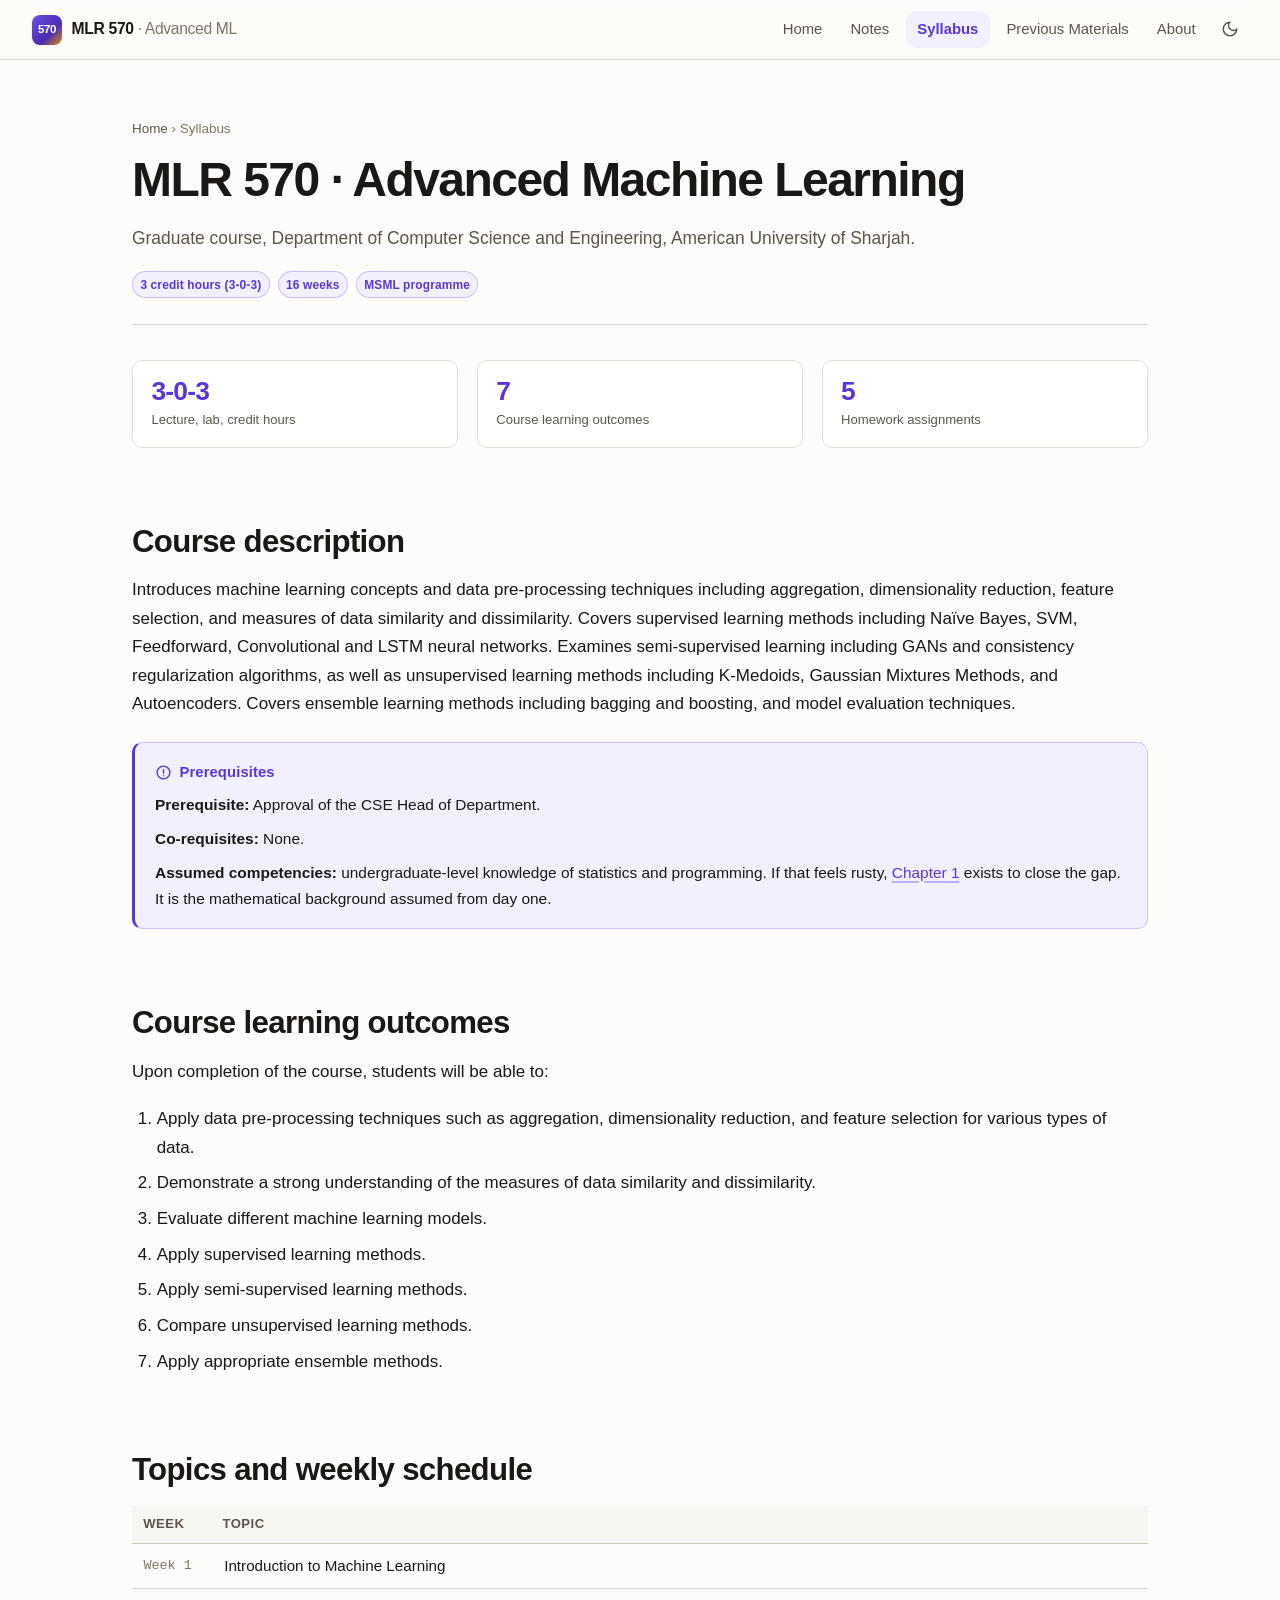
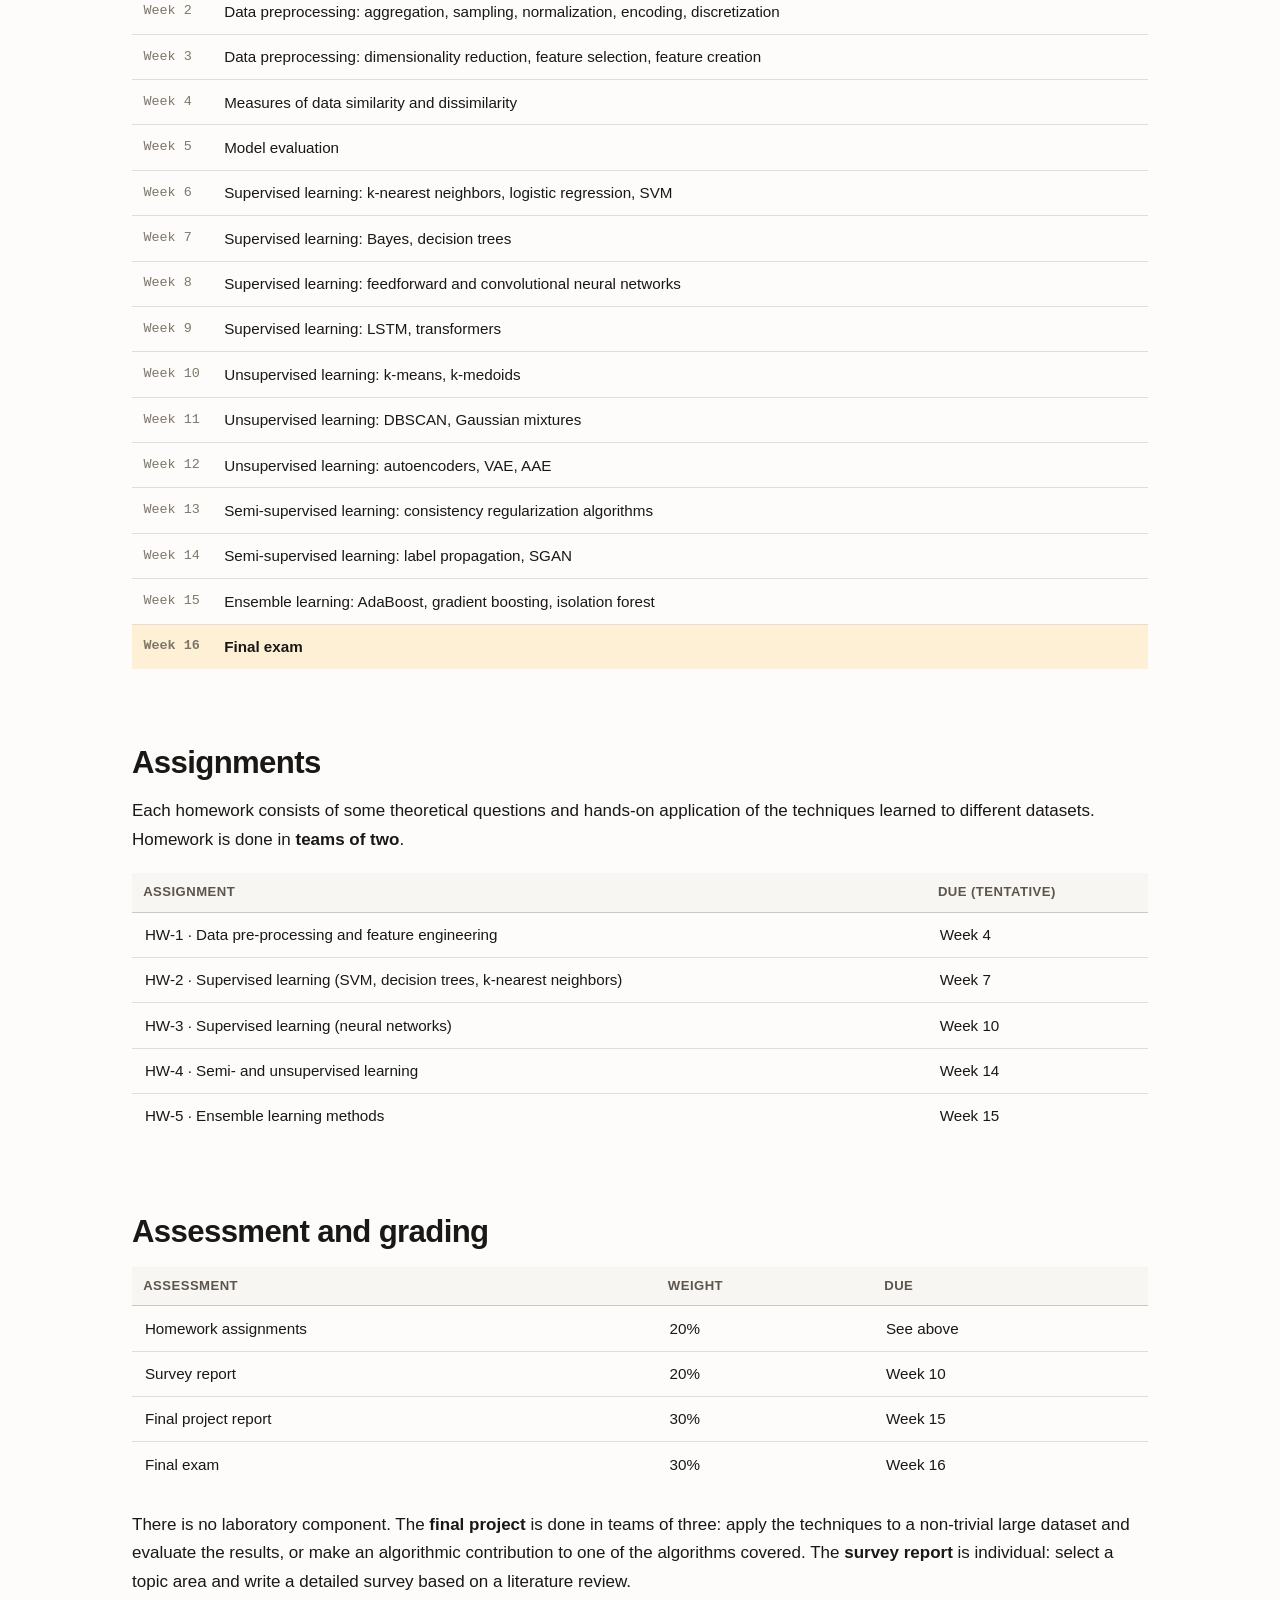
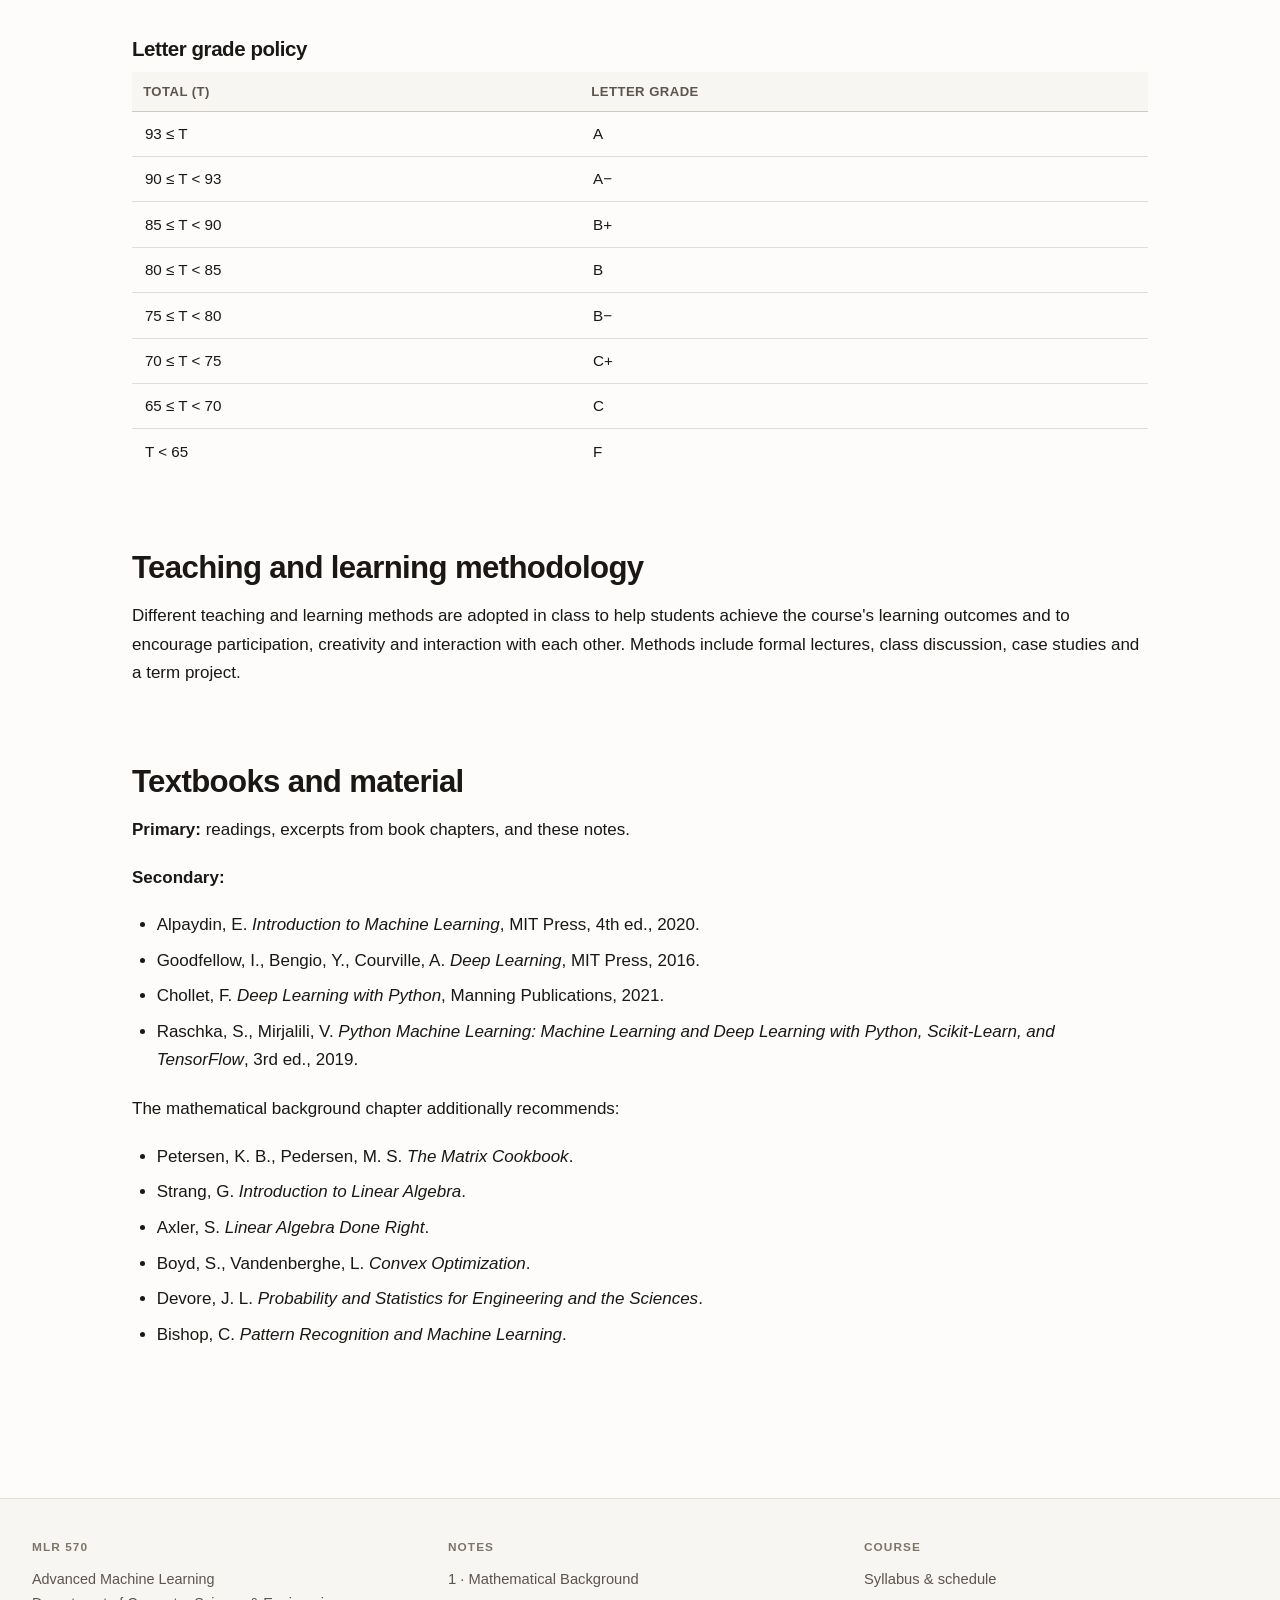
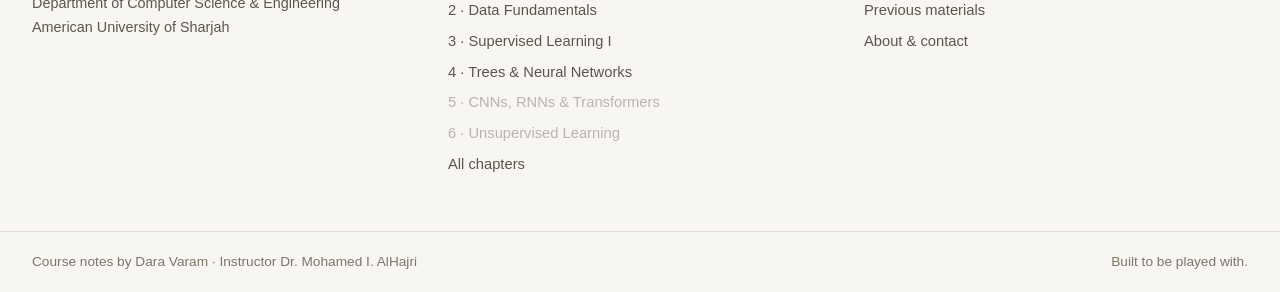
<file: syllabus.html>
<!doctype html>
<html lang="en">
<head>
<meta charset="utf-8">
<meta name="viewport" content="width=device-width, initial-scale=1">
<title>Syllabus · MLR 570 Advanced Machine Learning</title>
<meta name="description" content="Course description, learning outcomes, weekly schedule, assessment and grading policy for MLR 570 at the American University of Sharjah.">
<meta name="color-scheme" content="light dark">
<link rel="icon" href="data:image/svg+xml,<svg xmlns='http://www.w3.org/2000/svg' viewBox='0 0 100 100'><rect width='100' height='100' rx='22' fill='%235a37d4'/><text y='.9em' x='50' text-anchor='middle' font-size='58' font-family='system-ui' font-weight='bold' fill='white'>M</text></svg>">
<script>
  (function () {
    var t;
    try { t = localStorage.getItem('mlr570-theme'); } catch (e) {}
    if (!t) t = matchMedia('(prefers-color-scheme: dark)').matches ? 'dark' : 'light';
    document.documentElement.dataset.theme = t;
  })();
</script>
<link rel="stylesheet" href="assets/css/base.css?v=0a0b103b">
<link rel="stylesheet" href="assets/css/layout.css?v=0a0b103b">
<link rel="stylesheet" href="assets/css/components.css?v=0a0b103b">
</head>
<body>

<a class="skip-link" href="#main">Skip to content</a>

<nav class="nav">
  <div class="nav__inner">
    <a class="brand" href="index.html">
      <span class="brand__mark">570</span>
      <span class="brand__text">MLR 570 <span>· Advanced ML</span></span>
    </a>
    <button class="icon-btn nav__toggle" id="nav-toggle" aria-label="Open menu" aria-expanded="false" aria-controls="nav-links">
      <svg viewBox="0 0 24 24" fill="none" stroke="currentColor" stroke-width="2" stroke-linecap="round"><path d="M3 6h18M3 12h18M3 18h18"/></svg>
    </button>
    <div class="nav__links" id="nav-links">
      <a class="nav__link" href="index.html">Home</a>
      <a class="nav__link" href="notes.html">Notes</a>
      <a class="nav__link" href="syllabus.html" aria-current="page">Syllabus</a>
      <a class="nav__link" href="materials.html">Previous Materials</a>
      <a class="nav__link" href="about.html">About</a>
      <button class="icon-btn nav__theme" id="theme-toggle" aria-label="Switch theme">
        <svg viewBox="0 0 24 24" fill="none" stroke="currentColor" stroke-width="2" stroke-linecap="round" stroke-linejoin="round"><path d="M12 3a6 6 0 0 0 9 9 9 9 0 1 1-9-9Z"/></svg>
      </button>
    </div>
  </div>
</nav>

<main id="main">
<div class="page page--narrow">

  <div class="chapter-head">
    <div class="chapter-head__crumb"><a href="index.html">Home</a> › Syllabus</div>
    <h1>MLR 570 · Advanced Machine Learning</h1>
    <p class="chapter-head__lede">
      Graduate course, Department of Computer Science and Engineering, American University of Sharjah.
    </p>
    <div class="chapter-head__stats">
      <span class="pill pill--brand">3 credit hours (3-0-3)</span>
      <span class="pill pill--brand">16 weeks</span>
      <span class="pill pill--brand">MSML programme</span>
    </div>
  </div>

  <div class="grid-3" style="margin-bottom:2.4rem">
    <div class="stat"><div class="stat__val">3-0-3</div><div class="stat__key">Lecture, lab, credit hours</div></div>
    <div class="stat"><div class="stat__val">7</div><div class="stat__key">Course learning outcomes</div></div>
    <div class="stat"><div class="stat__val">5</div><div class="stat__key">Homework assignments</div></div>
  </div>

  <h2 id="description">Course description</h2>
  <p>
    Introduces machine learning concepts and data pre-processing techniques including aggregation,
    dimensionality reduction, feature selection, and measures of data similarity and dissimilarity. Covers
    supervised learning methods including Naïve Bayes, SVM, Feedforward, Convolutional and LSTM neural
    networks. Examines semi-supervised learning including GANs and consistency regularization algorithms, as
    well as unsupervised learning methods including K-Medoids, Gaussian Mixtures Methods, and Autoencoders.
    Covers ensemble learning methods including bagging and boosting, and model evaluation techniques.
  </p>

  <div class="callout callout--note">
    <div class="callout__title">
      <svg viewBox="0 0 24 24" fill="none" stroke="currentColor" stroke-width="2"><circle cx="12" cy="12" r="9"/><path d="M12 8v5M12 16.5v.01" stroke-linecap="round"/></svg>
      Prerequisites
    </div>
    <p style="margin-bottom:.5em"><strong>Prerequisite:</strong> Approval of the CSE Head of Department.</p>
    <p style="margin-bottom:.5em"><strong>Co-requisites:</strong> None.</p>
    <p style="margin-bottom:0">
      <strong>Assumed competencies:</strong> undergraduate-level knowledge of statistics and programming.
      If that feels rusty, <a href="chapters/01-mathematical-background.html">Chapter 1</a> exists to close
      the gap. It is the mathematical background assumed from day one.
    </p>
  </div>

  <h2 id="outcomes">Course learning outcomes</h2>
  <p>Upon completion of the course, students will be able to:</p>
  <ol>
    <li>Apply data pre-processing techniques such as aggregation, dimensionality reduction, and feature selection for various types of data.</li>
    <li>Demonstrate a strong understanding of the measures of data similarity and dissimilarity.</li>
    <li>Evaluate different machine learning models.</li>
    <li>Apply supervised learning methods.</li>
    <li>Apply semi-supervised learning methods.</li>
    <li>Compare unsupervised learning methods.</li>
    <li>Apply appropriate ensemble methods.</li>
  </ol>

  <h2 id="schedule">Topics and weekly schedule</h2>
  <div class="table-scroll">
    <table class="sched">
      <thead><tr><th>Week</th><th>Topic</th></tr></thead>
      <tbody>
        <tr><td>Week 1</td><td>Introduction to Machine Learning</td></tr>
        <tr><td>Week 2</td><td>Data preprocessing: aggregation, sampling, normalization, encoding, discretization</td></tr>
        <tr><td>Week 3</td><td>Data preprocessing: dimensionality reduction, feature selection, feature creation</td></tr>
        <tr><td>Week 4</td><td>Measures of data similarity and dissimilarity</td></tr>
        <tr><td>Week 5</td><td>Model evaluation</td></tr>
        <tr><td>Week 6</td><td>Supervised learning: k-nearest neighbors, logistic regression, SVM</td></tr>
        <tr><td>Week 7</td><td>Supervised learning: Bayes, decision trees</td></tr>
        <tr><td>Week 8</td><td>Supervised learning: feedforward and convolutional neural networks</td></tr>
        <tr><td>Week 9</td><td>Supervised learning: LSTM, transformers</td></tr>
        <tr><td>Week 10</td><td>Unsupervised learning: k-means, k-medoids</td></tr>
        <tr><td>Week 11</td><td>Unsupervised learning: DBSCAN, Gaussian mixtures</td></tr>
        <tr><td>Week 12</td><td>Unsupervised learning: autoencoders, VAE, AAE</td></tr>
        <tr><td>Week 13</td><td>Semi-supervised learning: consistency regularization algorithms</td></tr>
        <tr><td>Week 14</td><td>Semi-supervised learning: label propagation, SGAN</td></tr>
        <tr><td>Week 15</td><td>Ensemble learning: AdaBoost, gradient boosting, isolation forest</td></tr>
        <tr class="is-exam"><td>Week 16</td><td>Final exam</td></tr>
      </tbody>
    </table>
  </div>

  <h2 id="assignments">Assignments</h2>
  <p>
    Each homework consists of some theoretical questions and hands-on application of the techniques learned
    to different datasets. Homework is done in <strong>teams of two</strong>.
  </p>
  <div class="table-scroll">
    <table>
      <thead><tr><th>Assignment</th><th>Due (tentative)</th></tr></thead>
      <tbody>
        <tr><td>HW-1 · Data pre-processing and feature engineering</td><td>Week 4</td></tr>
        <tr><td>HW-2 · Supervised learning (SVM, decision trees, k-nearest neighbors)</td><td>Week 7</td></tr>
        <tr><td>HW-3 · Supervised learning (neural networks)</td><td>Week 10</td></tr>
        <tr><td>HW-4 · Semi- and unsupervised learning</td><td>Week 14</td></tr>
        <tr><td>HW-5 · Ensemble learning methods</td><td>Week 15</td></tr>
      </tbody>
    </table>
  </div>

  <h2 id="assessment">Assessment and grading</h2>
  <div class="table-scroll">
    <table>
      <thead><tr><th>Assessment</th><th>Weight</th><th>Due</th></tr></thead>
      <tbody>
        <tr><td>Homework assignments</td><td>20%</td><td>See above</td></tr>
        <tr><td>Survey report</td><td>20%</td><td>Week 10</td></tr>
        <tr><td>Final project report</td><td>30%</td><td>Week 15</td></tr>
        <tr><td>Final exam</td><td>30%</td><td>Week 16</td></tr>
      </tbody>
    </table>
  </div>

  <p>
    There is no laboratory component. The <strong>final project</strong> is done in teams of three: apply the
    techniques to a non-trivial large dataset and evaluate the results, or make an algorithmic contribution
    to one of the algorithms covered. The <strong>survey report</strong> is individual: select a topic area
    and write a detailed survey based on a literature review.
  </p>

  <h3 id="grades">Letter grade policy</h3>
  <div class="table-scroll">
    <table>
      <thead><tr><th>Total (T)</th><th>Letter grade</th></tr></thead>
      <tbody>
        <tr><td>93 ≤ T</td><td>A</td></tr>
        <tr><td>90 ≤ T &lt; 93</td><td>A−</td></tr>
        <tr><td>85 ≤ T &lt; 90</td><td>B+</td></tr>
        <tr><td>80 ≤ T &lt; 85</td><td>B</td></tr>
        <tr><td>75 ≤ T &lt; 80</td><td>B−</td></tr>
        <tr><td>70 ≤ T &lt; 75</td><td>C+</td></tr>
        <tr><td>65 ≤ T &lt; 70</td><td>C</td></tr>
        <tr><td>T &lt; 65</td><td>F</td></tr>
      </tbody>
    </table>
  </div>

  <h2 id="teaching">Teaching and learning methodology</h2>
  <p>
    Different teaching and learning methods are adopted in class to help students achieve the course's
    learning outcomes and to encourage participation, creativity and interaction with each other. Methods
    include formal lectures, class discussion, case studies and a term project.
  </p>

  <h2 id="textbooks">Textbooks and material</h2>
  <p><strong>Primary:</strong> readings, excerpts from book chapters, and these notes.</p>
  <p><strong>Secondary:</strong></p>
  <ul>
    <li>Alpaydin, E. <em>Introduction to Machine Learning</em>, MIT Press, 4th ed., 2020.</li>
    <li>Goodfellow, I., Bengio, Y., Courville, A. <em>Deep Learning</em>, MIT Press, 2016.</li>
    <li>Chollet, F. <em>Deep Learning with Python</em>, Manning Publications, 2021.</li>
    <li>Raschka, S., Mirjalili, V. <em>Python Machine Learning: Machine Learning and Deep Learning with Python, Scikit-Learn, and TensorFlow</em>, 3rd ed., 2019.</li>
  </ul>
  <p>The mathematical background chapter additionally recommends:</p>
  <ul>
    <li>Petersen, K. B., Pedersen, M. S. <em>The Matrix Cookbook</em>.</li>
    <li>Strang, G. <em>Introduction to Linear Algebra</em>.</li>
    <li>Axler, S. <em>Linear Algebra Done Right</em>.</li>
    <li>Boyd, S., Vandenberghe, L. <em>Convex Optimization</em>.</li>
    <li>Devore, J. L. <em>Probability and Statistics for Engineering and the Sciences</em>.</li>
    <li>Bishop, C. <em>Pattern Recognition and Machine Learning</em>.</li>
  </ul>

</div>
</main>

<footer class="footer">
  <div class="footer__inner">
    <div>
      <h4>MLR 570</h4>
      <p style="margin:0;font-size:.9rem">
        Advanced Machine Learning<br>
        Department of Computer Science &amp; Engineering<br>
        American University of Sharjah
      </p>
    </div>
    <div>
      <h4>Notes</h4>
      <ul>
        <li><a href="chapters/01-mathematical-background.html">1 · Mathematical Background</a></li>
        <li><a href="chapters/02-data-fundamentals.html">2 · Data Fundamentals</a></li>
        <li><a href="chapters/03-supervised-linear-kernel.html">3 · Supervised Learning I</a></li>
        <li><a href="chapters/04-trees-neural-networks.html">4 · Trees & Neural Networks</a></li>
        <li class="is-locked">5 · CNNs, RNNs & Transformers</li>
        <li class="is-locked">6 · Unsupervised Learning</li>
        <li><a href="notes.html">All chapters</a></li>
      </ul>
    </div>
    <div>
      <h4>Course</h4>
      <ul>
        <li><a href="syllabus.html">Syllabus &amp; schedule</a></li>
        <li><a href="materials.html">Previous materials</a></li>
        <li><a href="about.html">About &amp; contact</a></li>
      </ul>
    </div>
  </div>
  <div class="footer__bottom">
    <span>Course notes by Dara Varam · Instructor Dr. Mohamed I. AlHajri</span>
    <span>Built to be played with.</span>
  </div>
</footer>

<script src="assets/js/site.js?v=0a0b103b"></script>
</body>
</html>
</file>
<file: assets/css/base.css>
/* ============================================================
   MLR 570 — Design tokens, reset, typography
   ============================================================ */

:root {
  /* --- Brand ------------------------------------------------ */
  --violet-50:  #f2f0ff;
  --violet-100: #e6e2ff;
  --violet-200: #cfc7ff;
  --violet-300: #ab9dfb;
  --violet-400: #8b74f5;
  --violet-500: #6d4fe8;
  --violet-600: #5a37d4;
  --violet-700: #4a2cae;
  --violet-800: #3b2389;

  --amber-100: #fdf0d5;
  --amber-300: #f6c667;
  --amber-400: #efab2e;
  --amber-500: #db8f0d;
  --amber-600: #b06f06;

  --teal-100: #d6f3ee;
  --teal-400: #2eb8a0;
  --teal-500: #12977f;
  --teal-600: #0b7867;

  --rose-100: #ffe4e6;
  --rose-400: #f2637b;
  --rose-500: #dd3d58;
  --rose-600: #b92a44;

  /* --- Neutrals (warm) -------------------------------------- */
  --n-0:   #ffffff;
  --n-25:  #fdfcfa;
  --n-50:  #f8f6f2;
  --n-100: #f0ede7;
  --n-200: #e3ded5;
  --n-300: #cfc8bc;
  --n-400: #a9a094;
  --n-500: #7d7568;
  --n-600: #5c554b;
  --n-700: #423d36;
  --n-800: #2a2621;
  --n-900: #1a1714;

  /* --- Semantic (light is the default) ---------------------- */
  --bg:          var(--n-25);
  --bg-sunken:   var(--n-50);
  --bg-raised:   var(--n-0);
  --bg-inset:    var(--n-100);

  --ink:         var(--n-900);
  --ink-muted:   var(--n-600);
  --ink-faint:   var(--n-500);

  --rule:        var(--n-200);
  --rule-strong: var(--n-300);

  --brand:       var(--violet-600);
  --brand-hover: var(--violet-700);
  --brand-soft:  var(--violet-50);
  --brand-ring:  color-mix(in srgb, var(--violet-500) 35%, transparent);

  --accent:      var(--amber-500);
  --accent-soft: var(--amber-100);

  --ok:          var(--teal-500);
  --ok-soft:     var(--teal-100);
  --warn:        var(--rose-500);
  --warn-soft:   var(--rose-100);

  /* --- Plot colors (read by JS for canvas drawing) ---------- */
  --plot-grid:   #e6e1d8;
  --plot-axis:   #b3aa9c;
  --plot-ink:    #2a2621;
  --plot-muted:  #7d7568;
  --plot-c1:     #5a37d4;  /* violet  */
  --plot-c2:     #db8f0d;  /* amber   */
  --plot-c3:     #12977f;  /* teal    */
  --plot-c4:     #dd3d58;  /* rose    */
  --plot-c5:     #2f7fd4;  /* blue    */
  --plot-c6:     #8a5cf0;  /* light violet */
  --plot-fill:   rgba(90, 55, 212, 0.13);
  --plot-fill2:  rgba(219, 143, 13, 0.16);

  /* --- Shape & depth ---------------------------------------- */
  --r-sm: 6px;
  --r-md: 10px;
  --r-lg: 16px;
  --r-xl: 24px;
  --r-pill: 999px;

  --shadow-sm: 0 1px 2px rgba(26, 23, 20, .05), 0 1px 3px rgba(26, 23, 20, .04);
  --shadow-md: 0 2px 4px rgba(26, 23, 20, .04), 0 6px 16px -4px rgba(26, 23, 20, .10);
  --shadow-lg: 0 4px 8px rgba(26, 23, 20, .04), 0 16px 40px -8px rgba(26, 23, 20, .14);

  /* --- Type ------------------------------------------------- */
  --font-sans: "Inter", -apple-system, BlinkMacSystemFont, "Segoe UI",
               Roboto, "Helvetica Neue", Arial, sans-serif;
  --font-mono: ui-monospace, "SF Mono", "Cascadia Code", "Consolas",
               "Liberation Mono", monospace;

  /* Prose spans the full content column, matching the figures. A narrower
     measure reads better but made the text look arbitrarily clipped beside
     the full-width playgrounds. */
  --measure: none;

  /* --- Layout ----------------------------------------------- */
  --nav-h: 60px;
  --sidebar-w: 258px;
  --page-max: 1460px;
}

/* --- Dark theme ------------------------------------------------ */
:root[data-theme="dark"] {
  --bg:          #12100e;
  --bg-sunken:   #0d0c0a;
  --bg-raised:   #1b1815;
  --bg-inset:    #232019;

  --ink:         #f2efe9;
  --ink-muted:   #b8b0a3;
  --ink-faint:   #8e8578;

  --rule:        #302b24;
  --rule-strong: #443d34;

  --brand:       var(--violet-300);
  --brand-hover: var(--violet-200);
  --brand-soft:  #241d47;
  --brand-ring:  color-mix(in srgb, var(--violet-300) 40%, transparent);

  --accent:      var(--amber-300);
  --accent-soft: #3a2c10;

  --ok:          var(--teal-400);
  --ok-soft:     #0e332d;
  --warn:        var(--rose-400);
  --warn-soft:   #3d1620;

  --plot-grid:   #2b2620;
  --plot-axis:   #554d43;
  --plot-ink:    #f2efe9;
  --plot-muted:  #b8b0a3;
  --plot-c1:     #ab9dfb;
  --plot-c2:     #f6c667;
  --plot-c3:     #2eb8a0;
  --plot-c4:     #f2637b;
  --plot-c5:     #6cb0f5;
  --plot-c6:     #c9b6ff;
  --plot-fill:   rgba(171, 157, 251, 0.16);
  --plot-fill2:  rgba(246, 198, 103, 0.16);

  --shadow-sm: 0 1px 2px rgba(0,0,0,.32);
  --shadow-md: 0 2px 4px rgba(0,0,0,.30), 0 8px 20px -6px rgba(0,0,0,.5);
  --shadow-lg: 0 4px 8px rgba(0,0,0,.32), 0 20px 48px -10px rgba(0,0,0,.62);
}

/* ============================================================
   Reset
   ============================================================ */
*, *::before, *::after { box-sizing: border-box; }

html {
  -webkit-text-size-adjust: 100%;
  scroll-behavior: smooth;
  scroll-padding-top: calc(var(--nav-h) + 18px);
}
@media (prefers-reduced-motion: reduce) {
  html { scroll-behavior: auto; }
  *, *::before, *::after {
    animation-duration: .01ms !important;
    animation-iteration-count: 1 !important;
    transition-duration: .01ms !important;
  }
}

body {
  margin: 0;
  background: var(--bg);
  color: var(--ink);
  font-family: var(--font-sans);
  font-size: 17px;
  line-height: 1.68;
  font-feature-settings: "kern" 1, "liga" 1, "cv05" 1;
  -webkit-font-smoothing: antialiased;
  -moz-osx-font-smoothing: grayscale;
  overflow-wrap: break-word;
}

img, svg, canvas, video { display: block; max-width: 100%; }
img { height: auto; }

button, input, select, textarea { font: inherit; color: inherit; }
button { cursor: pointer; background: none; border: none; padding: 0; }

/* ============================================================
   Typography
   ============================================================ */
h1, h2, h3, h4, h5 {
  margin: 0 0 .5em;
  line-height: 1.22;
  font-weight: 680;
  letter-spacing: -0.021em;
  color: var(--ink);
  text-wrap: balance;
}
h1 { font-size: clamp(2rem, 1.4rem + 2.6vw, 3rem); letter-spacing: -0.032em; }
h2 { font-size: clamp(1.5rem, 1.2rem + 1.2vw, 1.95rem); margin-top: 2.4em; }
h3 { font-size: 1.28rem; margin-top: 2em; }
h4 { font-size: 1.06rem; margin-top: 1.6em; font-weight: 660; }

h2:first-child, h3:first-child, h4:first-child { margin-top: 0; }

p { margin: 0 0 1.1em; }

a {
  color: var(--brand);
  text-decoration-color: color-mix(in srgb, var(--brand) 34%, transparent);
  text-underline-offset: 3px;
  text-decoration-thickness: 1.5px;
  transition: color .15s ease, text-decoration-color .15s ease;
}
a:hover { color: var(--brand-hover); text-decoration-color: currentColor; }

:focus-visible {
  outline: 2.5px solid var(--brand);
  outline-offset: 2px;
  border-radius: 3px;
}

strong, b { font-weight: 660; color: var(--ink); }
em, i { font-style: italic; }

small { font-size: .875em; }

code, kbd, samp {
  font-family: var(--font-mono);
  font-size: .88em;
  background: var(--bg-inset);
  padding: .13em .38em;
  border-radius: var(--r-sm);
  border: 1px solid var(--rule);
}

pre {
  margin: 0 0 1.3em;
  padding: 1.05rem 1.2rem;
  background: var(--bg-inset);
  border: 1px solid var(--rule);
  border-radius: var(--r-md);
  overflow-x: auto;
  font-size: .9rem;
  line-height: 1.62;
}
pre code {
  background: none; border: none; padding: 0; font-size: inherit;
}

ul, ol { margin: 0 0 1.2em; padding-left: 1.45em; }
li { margin-bottom: .42em; }
li > ul, li > ol { margin-top: .42em; margin-bottom: .3em; }

hr {
  border: none;
  border-top: 1px solid var(--rule);
  margin: 2.6em 0;
}

blockquote {
  margin: 0 0 1.3em;
  padding: .2em 0 .2em 1.15em;
  border-left: 3px solid var(--rule-strong);
  color: var(--ink-muted);
}

table {
  width: 100%;
  border-collapse: collapse;
  margin: 0 0 1.4em;
  font-size: .95rem;
}
th, td {
  text-align: left;
  padding: .62em .85em;
  border-bottom: 1px solid var(--rule);
}
th {
  font-weight: 640;
  font-size: .82rem;
  letter-spacing: .035em;
  text-transform: uppercase;
  color: var(--ink-muted);
  background: var(--bg-sunken);
  border-bottom-color: var(--rule-strong);
}
tbody tr:last-child td { border-bottom: none; }

/* Wide tables scroll inside their own container */
.table-scroll { overflow-x: auto; margin-bottom: 1.4em; }
.table-scroll table { margin-bottom: 0; }

/* ============================================================
   KaTeX adjustments
   ============================================================ */
.katex { font-size: 1.045em; }
.katex-display {
  margin: 1.35em 0;
  padding: .18em 0;
  overflow-x: auto;
  overflow-y: hidden;
}
.katex-display > .katex { white-space: normal; }

/* ============================================================
   Utilities
   ============================================================ */
.u-visually-hidden {
  position: absolute; width: 1px; height: 1px;
  padding: 0; margin: -1px; overflow: hidden;
  clip: rect(0 0 0 0); white-space: nowrap; border: 0;
}
.u-center { text-align: center; }
.u-muted  { color: var(--ink-muted); }
.u-mono   { font-family: var(--font-mono); }
.u-nowrap { white-space: nowrap; }
</file>
<file: assets/css/layout.css>
/* ============================================================
   MLR 570 — Shell: nav, sidebar, page grid, footer
   ============================================================ */

/* --- Skip link ------------------------------------------------ */
.skip-link {
  position: absolute; left: 8px; top: -60px; z-index: 200;
  background: var(--brand); color: #fff;
  padding: .6em 1em; border-radius: var(--r-md);
  font-weight: 600; text-decoration: none;
  transition: top .18s ease;
}
.skip-link:focus { top: 8px; color: #fff; }

/* --- Top navigation ------------------------------------------- */
.nav {
  position: sticky; top: 0; z-index: 100;
  height: var(--nav-h);
  background: color-mix(in srgb, var(--bg) 84%, transparent);
  backdrop-filter: saturate(180%) blur(14px);
  -webkit-backdrop-filter: saturate(180%) blur(14px);
  border-bottom: 1px solid var(--rule);
}
.nav__inner {
  max-width: var(--page-max);
  margin: 0 auto;
  height: 100%;
  padding: 0 clamp(1rem, 3vw, 2rem);
  display: flex; align-items: center; gap: 1.5rem;
}

.brand {
  display: flex; align-items: center; gap: .6rem;
  text-decoration: none; color: var(--ink);
  font-weight: 700; letter-spacing: -0.02em;
  white-space: nowrap;
}
.brand:hover { color: var(--ink); }
.brand__mark {
  width: 30px; height: 30px; flex: none;
  border-radius: 8px;
  background: linear-gradient(135deg, var(--violet-500), var(--violet-700) 62%, var(--amber-500));
  display: grid; place-items: center;
  color: #fff; font-size: .72rem; font-weight: 800; letter-spacing: -.03em;
  box-shadow: var(--shadow-sm);
}
.brand__text { font-size: .98rem; }
.brand__text span { color: var(--ink-faint); font-weight: 500; }

.nav__links {
  display: flex; align-items: center; gap: .3rem;
  margin-left: auto;
}
.nav__link {
  padding: .42em .78em;
  border-radius: var(--r-md);
  font-size: .93rem; font-weight: 520;
  color: var(--ink-muted); text-decoration: none;
  white-space: nowrap;
  transition: background .15s ease, color .15s ease;
}
.nav__link:hover { background: var(--bg-inset); color: var(--ink); }
.nav__link[aria-current="page"] { color: var(--brand); background: var(--brand-soft); font-weight: 600; }

.icon-btn {
  width: 36px; height: 36px; flex: none;
  display: grid; place-items: center;
  border-radius: var(--r-md);
  color: var(--ink-muted);
  border: 1px solid transparent;
  transition: background .15s ease, color .15s ease, border-color .15s ease;
}
.icon-btn:hover { background: var(--bg-inset); color: var(--ink); border-color: var(--rule); }
.icon-btn svg { width: 18px; height: 18px; }

.nav__toggle { display: none; }

@media (max-width: 860px) {
  .nav__links {
    position: fixed; inset: var(--nav-h) 0 auto 0;
    flex-direction: column; align-items: stretch; gap: .15rem;
    background: var(--bg-raised);
    border-bottom: 1px solid var(--rule);
    box-shadow: var(--shadow-lg);
    padding: .7rem clamp(1rem, 3vw, 2rem) 1.1rem;
    margin-left: 0;
    transform: translateY(-8px);
    opacity: 0; pointer-events: none;
    transition: opacity .16s ease, transform .16s ease;
  }
  .nav__links.is-open { opacity: 1; transform: none; pointer-events: auto; }
  .nav__link { padding: .62em .8em; font-size: 1rem; }
  .nav__toggle { display: grid; margin-left: auto; }
  .nav__theme { order: 3; }
}

/* --- Page shells ---------------------------------------------- */
.page {
  max-width: var(--page-max);
  margin: 0 auto;
  padding: clamp(2rem, 5vw, 3.6rem) clamp(1rem, 3vw, 2rem) 5rem;
}
.page--narrow { max-width: 1080px; }

/* Chapter shell: sidebar + content */
.shell {
  max-width: var(--page-max);
  margin: 0 auto;
  padding: 0 clamp(1rem, 3vw, 2rem);
  display: grid;
  grid-template-columns: var(--sidebar-w) minmax(0, 1fr);
  gap: clamp(1.6rem, 3.4vw, 3.4rem);
  align-items: start;
}
@media (max-width: 1040px) {
  .shell { grid-template-columns: minmax(0, 1fr); }
}

.sidebar {
  position: sticky;
  top: var(--nav-h);
  max-height: calc(100vh - var(--nav-h));
  overflow-y: auto;
  overscroll-behavior: contain;
  padding: 1.8rem .4rem 3rem 0;
  scrollbar-width: thin;
}
@media (max-width: 1040px) {
  .sidebar {
    position: static; max-height: none; overflow: visible;
    padding: 1.2rem 0 0;
    border-bottom: 1px solid var(--rule);
    margin-bottom: 1rem;
  }
  .sidebar__body { display: none; }
  .sidebar.is-open .sidebar__body { display: block; padding-bottom: 1.2rem; }
  .sidebar__mobile-toggle { display: flex !important; }
}

.sidebar__mobile-toggle {
  display: none;
  width: 100%; align-items: center; gap: .55rem;
  padding: .7em .9em; margin-bottom: .4rem;
  background: var(--bg-inset); border: 1px solid var(--rule);
  border-radius: var(--r-md);
  font-weight: 600; font-size: .93rem; color: var(--ink);
}
.sidebar__mobile-toggle svg { width: 16px; height: 16px; transition: transform .2s ease; }
.sidebar.is-open .sidebar__mobile-toggle svg { transform: rotate(180deg); }

.sidebar__title {
  font-size: .74rem; font-weight: 680;
  letter-spacing: .09em; text-transform: uppercase;
  color: var(--ink-faint);
  margin: 0 0 .8rem .78rem;
}

.toc { list-style: none; margin: 0 0 1.7rem; padding: 0; }
.toc li { margin: 0; }
.toc a {
  display: block;
  padding: .38em .78em;
  border-left: 2px solid transparent;
  margin-left: -1px;
  border-radius: 0 var(--r-sm) var(--r-sm) 0;
  font-size: .885rem; line-height: 1.45;
  color: var(--ink-muted); text-decoration: none;
  transition: color .13s ease, background .13s ease, border-color .13s ease;
}
.toc a:hover { color: var(--ink); background: var(--bg-inset); }
.toc a.is-active {
  color: var(--brand); font-weight: 620;
  border-left-color: var(--brand);
  background: var(--brand-soft);
}
.toc--sub { padding-left: .85rem; margin-bottom: .1rem; }
.toc--sub a { font-size: .83rem; padding-top: .28em; padding-bottom: .28em; color: var(--ink-faint); }

.sidebar__group + .sidebar__group { margin-top: .4rem; }

/* --- Content column ------------------------------------------- */
.content {
  padding: 2.2rem 0 6rem;
  min-width: 0;
}
.content > * { max-width: var(--measure); }
.content > .wide,
.content > .playground,
.content > .figure,
.content > .table-scroll,
.content > .grid-2,
.content > .grid-3,
.content > .callout--wide { max-width: none; }

/* --- Footer ---------------------------------------------------- */
.footer {
  border-top: 1px solid var(--rule);
  background: var(--bg-sunken);
  margin-top: 3rem;
}
.footer__inner {
  max-width: var(--page-max);
  margin: 0 auto;
  padding: 2.6rem clamp(1rem, 3vw, 2rem) 3rem;
  display: grid;
  grid-template-columns: repeat(auto-fit, minmax(210px, 1fr));
  gap: 2rem;
  font-size: .92rem;
  color: var(--ink-muted);
}
.footer h4 {
  font-size: .74rem; letter-spacing: .09em; text-transform: uppercase;
  color: var(--ink-faint); margin: 0 0 .75rem; font-weight: 680;
}
.footer ul { list-style: none; padding: 0; margin: 0; }
.footer li { margin-bottom: .42em; }
.footer a { color: var(--ink-muted); text-decoration: none; }
.footer a:hover { color: var(--brand); text-decoration: underline; }
.footer__bottom {
  border-top: 1px solid var(--rule);
  padding: 1.15rem clamp(1rem, 3vw, 2rem);
  max-width: var(--page-max); margin: 0 auto;
  font-size: .855rem; color: var(--ink-faint);
  display: flex; flex-wrap: wrap; gap: .8rem 1.5rem; justify-content: space-between;
}

/* --- Generic grids -------------------------------------------- */
.grid-2 { display: grid; grid-template-columns: repeat(auto-fit, minmax(280px, 1fr)); gap: 1.15rem; margin-bottom: 1.5rem; }
.grid-3 { display: grid; grid-template-columns: repeat(auto-fit, minmax(232px, 1fr)); gap: 1.15rem; margin-bottom: 1.5rem; }
</file>
<file: assets/css/components.css>
/* ============================================================
   MLR 570 — Components: hero, cards, callouts, playgrounds, controls
   ============================================================ */

/* --- Buttons --------------------------------------------------- */
.btn {
  display: inline-flex; align-items: center; gap: .5em;
  padding: .68em 1.25em;
  border-radius: var(--r-md);
  font-size: .95rem; font-weight: 600;
  text-decoration: none; white-space: nowrap;
  border: 1px solid transparent;
  transition: background .16s ease, border-color .16s ease,
              color .16s ease, transform .1s ease, box-shadow .16s ease;
}
.btn:active { transform: translateY(1px); }
.btn svg { width: 17px; height: 17px; flex: none; }

.btn--primary {
  background: var(--violet-600); color: #fff;
  box-shadow: var(--shadow-sm);
}
.btn--primary:hover { background: var(--violet-700); color: #fff; box-shadow: var(--shadow-md); }
:root[data-theme="dark"] .btn--primary { background: var(--violet-500); }
:root[data-theme="dark"] .btn--primary:hover { background: var(--violet-400); }

.btn--ghost {
  background: var(--bg-raised); color: var(--ink);
  border-color: var(--rule-strong);
}
.btn--ghost:hover { background: var(--bg-inset); color: var(--ink); border-color: var(--ink-faint); }

.btn--sm { padding: .45em .85em; font-size: .875rem; }

/* --- Hero ------------------------------------------------------ */
.hero {
  padding: clamp(2.4rem, 6vw, 4.6rem) 0 clamp(1.6rem, 4vw, 3rem);
  display: grid;
  grid-template-columns: minmax(0, 1.02fr) minmax(0, .98fr);
  gap: clamp(1.8rem, 4vw, 3.4rem);
  align-items: center;
}
@media (max-width: 940px) { .hero { grid-template-columns: minmax(0,1fr); } }

.hero__eyebrow {
  display: inline-flex; align-items: center; gap: .55em;
  padding: .34em .85em .34em .5em;
  background: var(--brand-soft); color: var(--brand);
  border: 1px solid color-mix(in srgb, var(--brand) 22%, transparent);
  border-radius: var(--r-pill);
  font-size: .8rem; font-weight: 640; letter-spacing: .01em;
  margin-bottom: 1.15rem;
}
.hero__eyebrow b {
  background: var(--brand); color: #fff;
  padding: .12em .55em; border-radius: var(--r-pill);
  font-size: .74rem; font-weight: 700;
}
:root[data-theme="dark"] .hero__eyebrow b { color: #1b1815; }

.hero h1 { margin-bottom: .42em; }
.hero__lede {
  font-size: clamp(1.06rem, .98rem + .4vw, 1.22rem);
  color: var(--ink-muted);
  max-width: 46ch;
  margin-bottom: 1.7rem;
}
.hero__actions { display: flex; flex-wrap: wrap; gap: .7rem; margin-bottom: 1.6rem; }

.hero__meta {
  display: flex; flex-wrap: wrap; gap: .5rem 1.6rem;
  font-size: .88rem; color: var(--ink-faint);
}
.hero__meta span { display: inline-flex; align-items: center; gap: .42em; }
.hero__meta svg { width: 15px; height: 15px; opacity: .8; }

/* --- Cards ----------------------------------------------------- */
.card {
  background: var(--bg-raised);
  border: 1px solid var(--rule);
  border-radius: var(--r-lg);
  padding: 1.4rem 1.5rem;
  box-shadow: var(--shadow-sm);
}

.card-link {
  display: flex; flex-direction: column;
  background: var(--bg-raised);
  border: 1px solid var(--rule);
  border-radius: var(--r-lg);
  padding: 1.3rem 1.4rem;
  text-decoration: none; color: inherit;
  box-shadow: var(--shadow-sm);
  transition: transform .18s cubic-bezier(.2,.7,.3,1), box-shadow .18s ease,
              border-color .18s ease;
  position: relative; overflow: hidden;
}
.card-link::before {
  content: ""; position: absolute; inset: 0 auto 0 0; width: 3px;
  background: linear-gradient(180deg, var(--violet-500), var(--amber-500));
  opacity: 0; transition: opacity .18s ease;
}
.card-link:hover {
  transform: translateY(-3px);
  box-shadow: var(--shadow-lg);
  border-color: var(--rule-strong);
  color: inherit;
}
.card-link:hover::before { opacity: 1; }
.card-link[aria-disabled="true"] {
  opacity: .62; pointer-events: none; box-shadow: none;
  background: var(--bg-sunken); border-style: dashed;
}

.card-link__num {
  font-family: var(--font-mono);
  font-size: .78rem; font-weight: 600; letter-spacing: .05em;
  color: var(--brand);
  margin-bottom: .5rem;
}
.card-link__title { font-size: 1.09rem; font-weight: 660; margin: 0 0 .4rem; letter-spacing: -.015em; }
.card-link__desc { font-size: .91rem; color: var(--ink-muted); margin: 0 0 .9rem; line-height: 1.55; flex: 1; }
.card-link__foot {
  display: flex; flex-wrap: wrap; align-items: center; gap: .45rem;
  font-size: .79rem; color: var(--ink-faint);
  margin-top: auto;
}

.pill {
  display: inline-flex; align-items: center; gap: .35em;
  padding: .2em .62em;
  border-radius: var(--r-pill);
  font-size: .745rem; font-weight: 620; letter-spacing: .012em;
  border: 1px solid transparent; white-space: nowrap;
}
.pill--live   { background: var(--ok-soft);    color: var(--ok);    border-color: color-mix(in srgb, var(--ok) 26%, transparent); }
.pill--soon   { background: var(--bg-inset);   color: var(--ink-faint); border-color: var(--rule-strong); }
.pill--play   { background: var(--accent-soft);color: var(--amber-600); border-color: color-mix(in srgb, var(--accent) 30%, transparent); }
:root[data-theme="dark"] .pill--play { color: var(--amber-300); }
.pill--brand  { background: var(--brand-soft); color: var(--brand); border-color: color-mix(in srgb, var(--brand) 26%, transparent); }

/* --- Section headers ------------------------------------------- */
.section-head { margin: clamp(3rem, 6vw, 4.6rem) 0 1.6rem; }
.section-head__label {
  font-size: .76rem; font-weight: 700; letter-spacing: .1em;
  text-transform: uppercase; color: var(--accent);
  margin-bottom: .6rem;
}
:root[data-theme="dark"] .section-head__label { color: var(--amber-300); }
.section-head h2 { margin-top: 0; margin-bottom: .35em; }
.section-head p { color: var(--ink-muted); margin-bottom: 0; }

/* --- Callouts --------------------------------------------------- */
.callout {
  --c: var(--brand);
  --c-soft: var(--brand-soft);
  position: relative;
  background: var(--c-soft);
  border: 1px solid color-mix(in srgb, var(--c) 24%, transparent);
  border-left: 3px solid var(--c);
  border-radius: var(--r-md);
  padding: 1.05rem 1.25rem;
  margin: 1.5em 0;
  font-size: .965rem;
}
.callout > :last-child { margin-bottom: 0; }
.callout__title {
  display: flex; align-items: center; gap: .5em;
  font-weight: 680; font-size: .93rem;
  letter-spacing: .005em;
  color: var(--c);
  margin-bottom: .5em;
}
.callout__title svg { width: 17px; height: 17px; flex: none; }

.callout--note      { --c: var(--brand);  --c-soft: var(--brand-soft); }
.callout--intuition { --c: var(--teal-600); --c-soft: var(--teal-100); }
.callout--warn      { --c: var(--rose-600); --c-soft: var(--rose-100); }
.callout--tip       { --c: var(--amber-600); --c-soft: var(--amber-100); }
:root[data-theme="dark"] .callout--intuition { --c: var(--teal-400); --c-soft: #0e332d; }
:root[data-theme="dark"] .callout--warn      { --c: var(--rose-400); --c-soft: #3d1620; }
:root[data-theme="dark"] .callout--tip       { --c: var(--amber-300); --c-soft: #3a2c10; }

/* Definition block */
.defn {
  background: var(--bg-raised);
  border: 1px solid var(--rule);
  border-top: 3px solid var(--brand);
  border-radius: var(--r-md);
  padding: 1.1rem 1.3rem;
  margin: 1.5em 0;
  box-shadow: var(--shadow-sm);
}
.defn > :last-child { margin-bottom: 0; }
.defn__label {
  font-size: .73rem; font-weight: 700; letter-spacing: .1em;
  text-transform: uppercase; color: var(--brand);
  margin-bottom: .55em;
}

/* Worked example */
.example {
  border: 1px solid var(--rule);
  border-radius: var(--r-md);
  margin: 1.5em 0;
  overflow: hidden;
  background: var(--bg-raised);
}
.example__head {
  display: flex; align-items: center; gap: .55em;
  padding: .62rem 1.1rem;
  background: var(--bg-inset);
  border-bottom: 1px solid var(--rule);
  font-size: .82rem; font-weight: 660;
  letter-spacing: .03em; text-transform: uppercase;
  color: var(--ink-muted);
}
.example__head svg { width: 15px; height: 15px; }
.example__body { padding: 1.05rem 1.25rem .3rem; }
.example__body > :last-child { margin-bottom: 1em; }

/* --- Playground (interactive widget container) ------------------- */
.playground {
  position: relative;
  background: var(--bg-raised);
  border: 1px solid var(--rule-strong);
  border-radius: var(--r-lg);
  margin: 2em 0;
  box-shadow: var(--shadow-md);
  overflow: hidden;
}
.playground__head {
  display: flex; align-items: flex-start; gap: .85rem;
  padding: .95rem 1.25rem;
  border-bottom: 1px solid var(--rule);
  background: linear-gradient(180deg,
    color-mix(in srgb, var(--brand-soft) 70%, var(--bg-raised)),
    var(--bg-raised));
}
.playground__icon {
  width: 30px; height: 30px; flex: none; margin-top: 1px;
  border-radius: 8px;
  display: grid; place-items: center;
  background: var(--brand); color: #fff;
}
:root[data-theme="dark"] .playground__icon { color: #17130f; }
.playground__icon svg { width: 17px; height: 17px; }
.playground__titles { min-width: 0; flex: 1; }
.playground__title {
  font-size: 1rem; font-weight: 670; margin: 0; letter-spacing: -.012em;
}
.playground__sub {
  font-size: .855rem; color: var(--ink-muted); margin: .18rem 0 0; line-height: 1.5;
}
.playground__badge {
  flex: none;
  display: inline-flex; align-items: center; gap: .34em;
  padding: .25em .6em;
  background: var(--accent-soft); color: var(--amber-600);
  border: 1px solid color-mix(in srgb, var(--accent) 32%, transparent);
  border-radius: var(--r-pill);
  font-size: .72rem; font-weight: 680; letter-spacing: .03em;
  text-transform: uppercase;
}
:root[data-theme="dark"] .playground__badge { color: var(--amber-300); }
.playground__badge svg { width: 12px; height: 12px; }

.playground__body { padding: 1.5rem 1.6rem 1.7rem; }

/* Canvas + controls split */
.pg-split {
  display: grid;
  grid-template-columns: minmax(0, 1fr) minmax(230px, 290px);
  gap: 1.75rem;
  /* Controls are usually taller than the figure. Stretch both columns and
     centre the visual one so the leftover height reads as deliberate margin
     rather than as a gap hanging under the figure. */
  align-items: stretch;
}
.pg-split > :first-child {
  display: flex;
  flex-direction: column;
  justify-content: center;
  gap: .6rem;
  min-width: 0;
}
.pg-split--even { grid-template-columns: repeat(auto-fit, minmax(280px, 1fr)); }
.pg-split--wide-ctrl { grid-template-columns: minmax(0,1fr) minmax(260px, 340px); }
@media (max-width: 720px) {
  .pg-split, .pg-split--wide-ctrl { grid-template-columns: minmax(0, 1fr); }
}

.pg-canvas-wrap {
  position: relative;
  background: var(--bg-sunken);
  border: 1px solid var(--rule);
  border-radius: var(--r-md);
  overflow: hidden;
  touch-action: none;
}
.pg-canvas-wrap canvas { width: 100%; height: auto; display: block; cursor: crosshair; }
.pg-canvas-wrap canvas.is-grabbing { cursor: grabbing; }
.pg-canvas-wrap canvas.is-grabbable { cursor: grab; }

.pg-hint {
  position: absolute; left: 10px; bottom: 9px;
  display: inline-flex; align-items: center; gap: .4em;
  padding: .28em .62em;
  background: color-mix(in srgb, var(--bg-raised) 88%, transparent);
  backdrop-filter: blur(6px);
  border: 1px solid var(--rule);
  border-radius: var(--r-pill);
  font-size: .74rem; color: var(--ink-muted);
  pointer-events: none;
}
.pg-hint svg { width: 12px; height: 12px; }

/* Controls */
.pg-controls { display: flex; flex-direction: column; gap: .95rem; min-width: 0; }

.ctrl { display: block; }
.ctrl__label {
  display: flex; align-items: baseline; justify-content: space-between; gap: .6em;
  font-size: .82rem; font-weight: 600; color: var(--ink-muted);
  margin-bottom: .38em;
}
.ctrl__value {
  font-family: var(--font-mono); font-size: .82rem;
  color: var(--ink); font-weight: 600;
  background: var(--bg-inset); padding: .08em .42em;
  border-radius: var(--r-sm); border: 1px solid var(--rule);
  font-variant-numeric: tabular-nums;
}

input[type="range"] {
  -webkit-appearance: none; appearance: none;
  width: 100%; height: 20px; background: none; cursor: grab;
  display: block;
}
input[type="range"]:active { cursor: grabbing; }
input[type="range"]::-webkit-slider-runnable-track {
  height: 5px; border-radius: var(--r-pill);
  background: var(--bg-inset); border: 1px solid var(--rule);
}
input[type="range"]::-moz-range-track {
  height: 5px; border-radius: var(--r-pill);
  background: var(--bg-inset); border: 1px solid var(--rule);
}
input[type="range"]::-webkit-slider-thumb {
  -webkit-appearance: none; appearance: none;
  width: 17px; height: 17px; margin-top: -7px;
  border-radius: 50%;
  background: var(--brand);
  border: 2.5px solid var(--bg-raised);
  box-shadow: 0 1px 4px rgba(0,0,0,.22);
  transition: transform .12s ease;
}
input[type="range"]::-moz-range-thumb {
  width: 17px; height: 17px; border-radius: 50%;
  background: var(--brand);
  border: 2.5px solid var(--bg-raised);
  box-shadow: 0 1px 4px rgba(0,0,0,.22);
}
input[type="range"]:hover::-webkit-slider-thumb { transform: scale(1.14); }
input[type="range"]:focus-visible::-webkit-slider-thumb { box-shadow: 0 0 0 4px var(--brand-ring); }

/* Segmented control */
.seg {
  display: inline-flex; padding: 3px; gap: 2px;
  background: var(--bg-inset);
  border: 1px solid var(--rule);
  border-radius: var(--r-md);
  flex-wrap: wrap;
}
.seg button {
  padding: .35em .78em;
  border-radius: calc(var(--r-md) - 3px);
  font-size: .84rem; font-weight: 570;
  color: var(--ink-muted);
  transition: background .14s ease, color .14s ease, box-shadow .14s ease;
  white-space: nowrap;
}
.seg button:hover { color: var(--ink); }
.seg button[aria-pressed="true"] {
  background: var(--bg-raised); color: var(--brand);
  font-weight: 640; box-shadow: var(--shadow-sm);
}

/* Toggle switch row */
.switch-row {
  display: flex; align-items: center; justify-content: space-between; gap: .8em;
  font-size: .855rem; color: var(--ink-muted); font-weight: 550;
  cursor: pointer; user-select: none;
}
.switch {
  position: relative; flex: none;
  width: 38px; height: 22px; border-radius: var(--r-pill);
  background: var(--bg-inset); border: 1px solid var(--rule-strong);
  transition: background .16s ease, border-color .16s ease;
}
.switch::after {
  content: ""; position: absolute; top: 2px; left: 2px;
  width: 16px; height: 16px; border-radius: 50%;
  background: var(--ink-faint);
  transition: transform .18s cubic-bezier(.3,.8,.3,1), background .16s ease;
}
.switch-row input { position: absolute; opacity: 0; width: 0; height: 0; }
.switch-row input:checked + .switch { background: var(--brand); border-color: var(--brand); }
.switch-row input:checked + .switch::after { transform: translateX(16px); background: #fff; }
.switch-row input:focus-visible + .switch { box-shadow: 0 0 0 3px var(--brand-ring); }

/* Readout panel */
.readout {
  background: var(--bg-inset);
  border: 1px solid var(--rule);
  border-radius: var(--r-md);
  padding: .78rem .9rem;
  font-family: var(--font-mono);
  font-size: .815rem;
  line-height: 1.72;
  font-variant-numeric: tabular-nums;
  overflow-x: auto;
}
.readout dl { margin: 0; display: grid; grid-template-columns: auto 1fr; gap: .1em .8em; }
.readout dt { color: var(--ink-faint); white-space: nowrap; }
.readout dd { margin: 0; color: var(--ink); font-weight: 600; text-align: right; }
.readout__row { display: flex; justify-content: space-between; gap: 1em; }
.readout__row span:first-child { color: var(--ink-faint); }
.readout em {
  font-style: normal; font-weight: 700;
}
.readout .is-ok   { color: var(--ok); }
.readout .is-warn { color: var(--warn); }

/* Matrix input grid */
.matrix-input {
  display: inline-grid; gap: 5px;
  padding: .55rem .7rem;
  position: relative;
}
.matrix-input::before, .matrix-input::after {
  content: ""; position: absolute; top: 0; bottom: 0; width: 7px;
  border: 1.5px solid var(--rule-strong);
}
.matrix-input::before { left: 0; border-right: none; border-radius: 3px 0 0 3px; }
.matrix-input::after  { right: 0; border-left: none; border-radius: 0 3px 3px 0; }
.matrix-input input {
  width: 3.5em; padding: .28em .3em;
  text-align: center;
  font-family: var(--font-mono); font-size: .86rem; font-weight: 600;
  font-variant-numeric: tabular-nums;
  background: var(--bg-raised);
  border: 1px solid var(--rule);
  border-radius: var(--r-sm);
  transition: border-color .14s ease, box-shadow .14s ease, background .14s ease;
  -moz-appearance: textfield;
}
.matrix-input input::-webkit-outer-spin-button,
.matrix-input input::-webkit-inner-spin-button { -webkit-appearance: none; margin: 0; }
.matrix-input input:hover { border-color: var(--rule-strong); }
.matrix-input input:focus {
  outline: none; border-color: var(--brand);
  box-shadow: 0 0 0 3px var(--brand-ring);
}
.matrix-input input.is-hl { background: var(--accent-soft); border-color: var(--accent); }
.matrix-input input.is-hl2 { background: var(--brand-soft); border-color: var(--brand); }

.matrix-label {
  font-size: .82rem; font-weight: 640; color: var(--ink-muted);
  margin-bottom: .12rem; display: block;
}

/* Static display matrix */
.matrix-view {
  display: inline-grid; gap: 4px;
  padding: .5rem .68rem; position: relative;
  font-family: var(--font-mono); font-size: .84rem;
  font-variant-numeric: tabular-nums;
}
.matrix-view::before, .matrix-view::after {
  content: ""; position: absolute; top: 0; bottom: 0; width: 6px;
  border: 1.5px solid var(--rule-strong);
}
.matrix-view::before { left: 0; border-right: none; border-radius: 3px 0 0 3px; }
.matrix-view::after  { right: 0; border-left: none; border-radius: 0 3px 3px 0; }
.matrix-view span {
  min-width: 3.1em; padding: .17em .25em;
  text-align: center; border-radius: var(--r-sm);
  transition: background .16s ease, color .16s ease;
}
.matrix-view span.is-hl  { background: var(--accent-soft); color: var(--amber-600); font-weight: 700; }
.matrix-view span.is-hl2 { background: var(--brand-soft);  color: var(--brand);     font-weight: 700; }
:root[data-theme="dark"] .matrix-view span.is-hl { color: var(--amber-300); }

/* Button row */
.pg-actions { display: flex; flex-wrap: wrap; gap: .5rem; align-items: center; }

/* Explainer strip under a widget */
.pg-note {
  margin-top: 1rem; padding-top: .9rem;
  border-top: 1px dashed var(--rule-strong);
  font-size: .875rem; color: var(--ink-muted);
}
.pg-note > :last-child { margin-bottom: 0; }
.pg-note strong { color: var(--ink); }

/* Live status line inside a playground */
.pg-status {
  display: flex; align-items: center; gap: .5em;
  padding: .55em .8em; margin-top: .8rem;
  border-radius: var(--r-md);
  font-size: .875rem; font-weight: 560;
  background: var(--bg-inset); color: var(--ink-muted);
  border: 1px solid var(--rule);
  transition: background .2s ease, color .2s ease, border-color .2s ease;
}
.pg-status--ok   { background: var(--ok-soft);   color: var(--ok);   border-color: color-mix(in srgb, var(--ok) 30%, transparent); }
.pg-status--warn { background: var(--warn-soft); color: var(--warn); border-color: color-mix(in srgb, var(--warn) 30%, transparent); }
.pg-status--info { background: var(--brand-soft);color: var(--brand);border-color: color-mix(in srgb, var(--brand) 30%, transparent); }
.pg-status svg { width: 16px; height: 16px; flex: none; }

/* --- Figures ---------------------------------------------------- */
.figure { margin: 2em 0; }
.figure img {
  width: 100%; border-radius: var(--r-md);
  border: 1px solid var(--rule);
  background: var(--bg-raised);
}
.figure figcaption {
  margin-top: .7rem; font-size: .865rem; color: var(--ink-muted);
  line-height: 1.6;
}
.figure figcaption b { color: var(--ink); font-weight: 640; }

/* --- Chapter header --------------------------------------------- */
.chapter-head {
  padding-bottom: 1.6rem;
  margin-bottom: 2.2rem;
  border-bottom: 1px solid var(--rule);
  max-width: none !important;
}
.chapter-head__crumb {
  font-size: .84rem; color: var(--ink-faint); margin-bottom: .7rem;
}
.chapter-head__crumb a { color: var(--ink-muted); text-decoration: none; }
.chapter-head__crumb a:hover { color: var(--brand); text-decoration: underline; }
.chapter-head h1 { margin-bottom: .3em; }
.chapter-head__lede { font-size: 1.09rem; color: var(--ink-muted); margin-bottom: 1.1rem; }
.chapter-head__stats { display: flex; flex-wrap: wrap; gap: .5rem; }

/* --- Prev / next ------------------------------------------------- */
.pagenav {
  display: grid; grid-template-columns: repeat(auto-fit, minmax(240px, 1fr));
  gap: 1rem; margin-top: 3.5rem; padding-top: 2rem;
  border-top: 1px solid var(--rule);
  max-width: none !important;
}
.pagenav a {
  display: block; padding: 1rem 1.15rem;
  border: 1px solid var(--rule); border-radius: var(--r-md);
  text-decoration: none; color: inherit;
  background: var(--bg-raised);
  transition: border-color .16s ease, transform .16s ease, box-shadow .16s ease;
}
.pagenav a:hover { border-color: var(--brand); transform: translateY(-2px); box-shadow: var(--shadow-md); color: inherit; }
.pagenav small { display: block; font-size: .77rem; color: var(--ink-faint); margin-bottom: .25rem; letter-spacing: .05em; text-transform: uppercase; font-weight: 640; }
.pagenav b { font-weight: 620; font-size: .97rem; }
.pagenav .is-next { text-align: right; }

/* --- Section anchors --------------------------------------------- */
.anchor-h { position: relative; scroll-margin-top: calc(var(--nav-h) + 20px); }
.anchor-h .anchor-link {
  position: absolute; left: -1.05em; top: 50%; transform: translateY(-50%);
  opacity: 0; text-decoration: none; color: var(--ink-faint);
  font-weight: 400; font-size: .78em;
  transition: opacity .14s ease, color .14s ease;
  padding: 0 .2em;
}
.anchor-h:hover .anchor-link { opacity: 1; }
.anchor-link:hover { color: var(--brand); }
@media (max-width: 700px) { .anchor-h .anchor-link { display: none; } }

/* --- Person card -------------------------------------------------- */
.person {
  display: flex; gap: 1.15rem; align-items: flex-start;
}
.person__photo {
  width: 92px; height: 92px; flex: none;
  border-radius: 50%; object-fit: cover;
  border: 2.5px solid var(--bg-raised);
  box-shadow: 0 0 0 1px var(--rule), var(--shadow-md);
  background: var(--bg-inset);
}
.person__photo--ph {
  display: grid; place-items: center;
  font-size: 1.7rem; font-weight: 700; color: var(--brand);
  background: var(--brand-soft);
}
.person__role {
  font-size: .74rem; font-weight: 700; letter-spacing: .09em;
  text-transform: uppercase; color: var(--accent); margin-bottom: .3rem;
}
:root[data-theme="dark"] .person__role { color: var(--amber-300); }
.person__name { font-size: 1.12rem; font-weight: 670; margin: 0 0 .35rem; letter-spacing: -.015em; }
.person__body { font-size: .92rem; color: var(--ink-muted); margin: 0 0 .7rem; line-height: 1.6; }
.person__contact { display: flex; flex-direction: column; gap: .22rem; font-size: .86rem; }
.person__contact span { display: flex; align-items: center; gap: .5em; color: var(--ink-muted); }
.person__contact svg { width: 14px; height: 14px; flex: none; opacity: .75; color: var(--ink-faint); }
@media (max-width: 520px) {
  .person { flex-direction: column; }
  .person__photo { width: 76px; height: 76px; }
}

/* --- Stat tiles ---------------------------------------------------- */
.stat {
  background: var(--bg-raised); border: 1px solid var(--rule);
  border-radius: var(--r-md); padding: 1rem 1.15rem;
}
.stat__val {
  font-size: 1.65rem; font-weight: 700; letter-spacing: -.03em;
  color: var(--brand); line-height: 1.1; margin-bottom: .18rem;
  font-variant-numeric: tabular-nums;
}
.stat__key { font-size: .82rem; color: var(--ink-muted); }

/* --- Schedule table -------------------------------------------------- */
.sched td:first-child { font-family: var(--font-mono); font-size: .84rem; color: var(--ink-faint); white-space: nowrap; width: 1%; }
.sched tr.is-exam td { background: var(--accent-soft); font-weight: 600; }
:root[data-theme="dark"] .sched tr.is-exam td { background: #3a2c10; }

/* --- Roadmap list ---------------------------------------------------- */
.roadmap { list-style: none; padding: 0; margin: 0; }
.roadmap li {
  display: flex; gap: .85rem; align-items: flex-start;
  padding: .78rem 0; border-bottom: 1px solid var(--rule);
  font-size: .95rem;
}
.roadmap li:last-child { border-bottom: none; }
.roadmap__dot {
  width: 20px; height: 20px; flex: none; margin-top: 2px;
  border-radius: 50%; display: grid; place-items: center;
  font-size: 11px; font-weight: 800;
}
.roadmap__dot--done { background: var(--ok-soft); color: var(--ok); }
.roadmap__dot--now  { background: var(--accent-soft); color: var(--amber-600); }
.roadmap__dot--next { background: var(--bg-inset); color: var(--ink-faint); }
:root[data-theme="dark"] .roadmap__dot--now { color: var(--amber-300); }
.roadmap b { display: block; font-weight: 620; margin-bottom: .1rem; }
.roadmap span { color: var(--ink-muted); font-size: .89rem; }

/* --- Code copy button ------------------------------------------------ */
.code-copy {
  position: absolute; top: 8px; right: 8px;
  padding: .28em .62em;
  font-size: .74rem; font-weight: 620;
  color: var(--ink-faint);
  background: var(--bg-raised);
  border: 1px solid var(--rule);
  border-radius: var(--r-sm);
  opacity: 0; transition: opacity .15s ease, color .15s ease, border-color .15s ease;
}
pre:hover .code-copy, .code-copy:focus-visible { opacity: 1; }
.code-copy:hover { color: var(--brand); border-color: var(--brand); }
.code-copy.is-done { color: var(--ok); border-color: var(--ok); opacity: 1; }

/* --- Python snippet label -------------------------------------------- */
.code-block { margin: 1.4em 0; }
.code-block__label {
  display: inline-flex; align-items: center; gap: .42em;
  font-size: .74rem; font-weight: 680; letter-spacing: .07em;
  text-transform: uppercase; color: var(--ink-faint);
  margin-bottom: .45rem;
}
.code-block__label svg { width: 13px; height: 13px; }
.code-block pre { margin-bottom: 0; }

/* --- "Try it" inline nudge ------------------------------------------- */
.try-it {
  display: inline-flex; align-items: center; gap: .42em;
  font-size: .84rem; font-weight: 620;
  color: var(--amber-600); text-decoration: none;
  padding: .18em .5em; border-radius: var(--r-sm);
  background: var(--accent-soft);
  border: 1px solid color-mix(in srgb, var(--accent) 30%, transparent);
}
:root[data-theme="dark"] .try-it { color: var(--amber-300); }
.try-it:hover { color: var(--amber-600); filter: brightness(1.04); }
.try-it svg { width: 13px; height: 13px; }

/* --- Errata / verification note --------------------------------------- */
.errata {
  font-size: .875rem;
  background: var(--bg-sunken);
  border: 1px dashed var(--rule-strong);
  border-radius: var(--r-md);
  padding: .8rem 1rem;
  margin: 1.4em 0;
  color: var(--ink-muted);
}
.errata b { color: var(--ok); }
.errata > :last-child { margin-bottom: 0; }

/* Reserve space for a widget before it mounts, so lazy mounting
   does not shove the page around under the reader. */
[data-widget]:not([data-mounted]) { min-height: 520px; }
.playground__body[data-widget]:not([data-mounted]) {
  display: grid; place-items: center;
}
.playground__body[data-widget]:not([data-mounted])::after {
  content: "";
  width: 26px; height: 26px; border-radius: 50%;
  border: 2.5px solid var(--rule-strong);
  border-top-color: var(--brand);
  animation: pg-spin .7s linear infinite;
}
@keyframes pg-spin { to { transform: rotate(360deg); } }
@media (prefers-reduced-motion: reduce) {
  .playground__body[data-widget]:not([data-mounted])::after { animation: none; }
}

/* ============================================================
   Figures from the original lecture notes

   These are the author's own diagrams, exported from the LaTeX
   sources. They are line art drawn in dark ink on transparency, so
   they always sit on a light ground — a dark page would swallow them.
   ============================================================ */
.srcfig { margin: 1.5rem 0; }
.srcfig__frame {
  background: #fdfdfc;
  border: 1px solid var(--rule);
  border-radius: var(--r-md);
  padding: .95rem 1rem;
  overflow-x: auto;
}
[data-theme="dark"] .srcfig__frame { border-color: color-mix(in srgb, var(--rule) 60%, transparent); }
.srcfig__frame img {
  display: block;
  max-width: 100%;
  height: auto;
  margin: 0 auto;
}
.srcfig figcaption {
  margin-top: .6rem;
  font-size: .845rem;
  line-height: 1.6;
  color: var(--ink-muted);
}
.srcfig figcaption strong { color: var(--ink); font-weight: 650; }
.srcfig__tag {
  display: inline-flex; align-items: center; gap: .35em;
  font-size: .68rem; font-weight: 650; letter-spacing: .04em; text-transform: uppercase;
  color: var(--ink-faint);
  margin-bottom: .45rem;
}
.srcfig__tag::before {
  content: ""; width: 14px; height: 1.5px; background: currentColor; border-radius: 1px;
}
/* two or three diagrams that belong side by side */
.srcfig--row .srcfig__frame {
  display: grid;
  grid-template-columns: repeat(auto-fit, minmax(215px, 1fr));
  gap: .9rem;
  align-items: center;
}
.srcfig--row .srcfig__frame > figure { margin: 0; }
.srcfig--row .srcfig__frame > figure > figcaption {
  margin-top: .4rem; font-size: .76rem; text-align: center; color: var(--ink-faint);
}
/* portrait diagrams should not run the full column width */
.srcfig--tall .srcfig__frame img { max-width: min(100%, 340px); }
.srcfig--mid .srcfig__frame img  { max-width: min(100%, 560px); }

/* --- Locked chapters ---------------------------------------------
   Chapters past the one the course has reached stay visible so the
   shape of the semester is legible, but they are inert: the card is
   a div rather than a link, dimmed, and its description blurred.
   ------------------------------------------------------------- */
.card-link--locked {
  opacity: .5;
  background: var(--bg-sunken);
  border-style: dashed;
  box-shadow: none;
  cursor: default;
  pointer-events: none;
  user-select: none;
}
.card-link--locked::before { display: none; }
.card-link--locked .card-link__title { color: var(--ink-muted); }
.card-link--locked .card-link__desc { filter: blur(3px); }

.pagenav .is-locked {
  display: block; padding: 1rem 1.15rem;
  border: 1px dashed var(--rule); border-radius: var(--r-md);
  background: var(--bg-sunken);
  text-align: right; opacity: .5; user-select: none;
}

.footer li.is-locked { color: var(--ink-faint); opacity: .5; }

/* --- Past project table -----------------------------------------
   A scannable list of previous final projects. Each abstract sits
   behind a <details> so five long paragraphs do not swamp the page,
   and the rows stack into cards once the two columns get cramped.
   ------------------------------------------------------------- */
.projtable { table-layout: fixed; }
.projtable th:first-child,
.projtable td:first-child { width: 34%; }
.projtable td { vertical-align: top; }
.projtable__title { font-weight: 620; line-height: 1.45; }

.abstract > summary {
  display: inline-flex; align-items: center; gap: .45em;
  list-style: none; cursor: pointer;
  font-size: .84rem; font-weight: 620;
  color: var(--brand);
  padding: .2em .55em .2em .45em;
  border-radius: var(--r-sm);
  transition: color .15s ease, background .15s ease;
}
.abstract > summary::-webkit-details-marker { display: none; }
.abstract > summary::before {
  content: ""; flex: none;
  width: 0; height: 0;
  border-left: 5px solid currentColor;
  border-top: 4px solid transparent;
  border-bottom: 4px solid transparent;
  transition: transform .15s ease;
}
.abstract[open] > summary::before { transform: rotate(90deg); }
.abstract > summary:hover { color: var(--brand-hover); background: var(--brand-soft); }
.abstract > summary:focus-visible { outline: 2px solid var(--brand-ring); outline-offset: 2px; }
.abstract[open] > summary { margin-bottom: .45rem; }

.abstract__less { display: none; }
.abstract[open] .abstract__more { display: none; }
.abstract[open] .abstract__less { display: inline; }

.abstract > p {
  margin: 0 0 .2rem;
  max-width: 68ch;
  font-size: .89rem; line-height: 1.62;
  color: var(--ink-muted);
}

@media (max-width: 700px) {
  .projtable thead { display: none; }
  .projtable, .projtable tbody, .projtable tr, .projtable td { display: block; width: auto; }
  .projtable th:first-child,
  .projtable td:first-child { width: auto; }
  .projtable tr { padding: .9rem 0; border-bottom: 1px solid var(--rule); }
  .projtable tr:last-child { border-bottom: none; }
  .projtable td { padding: 0; border-bottom: none; }
  .projtable__title { margin-bottom: .45rem; }
}
</file>
